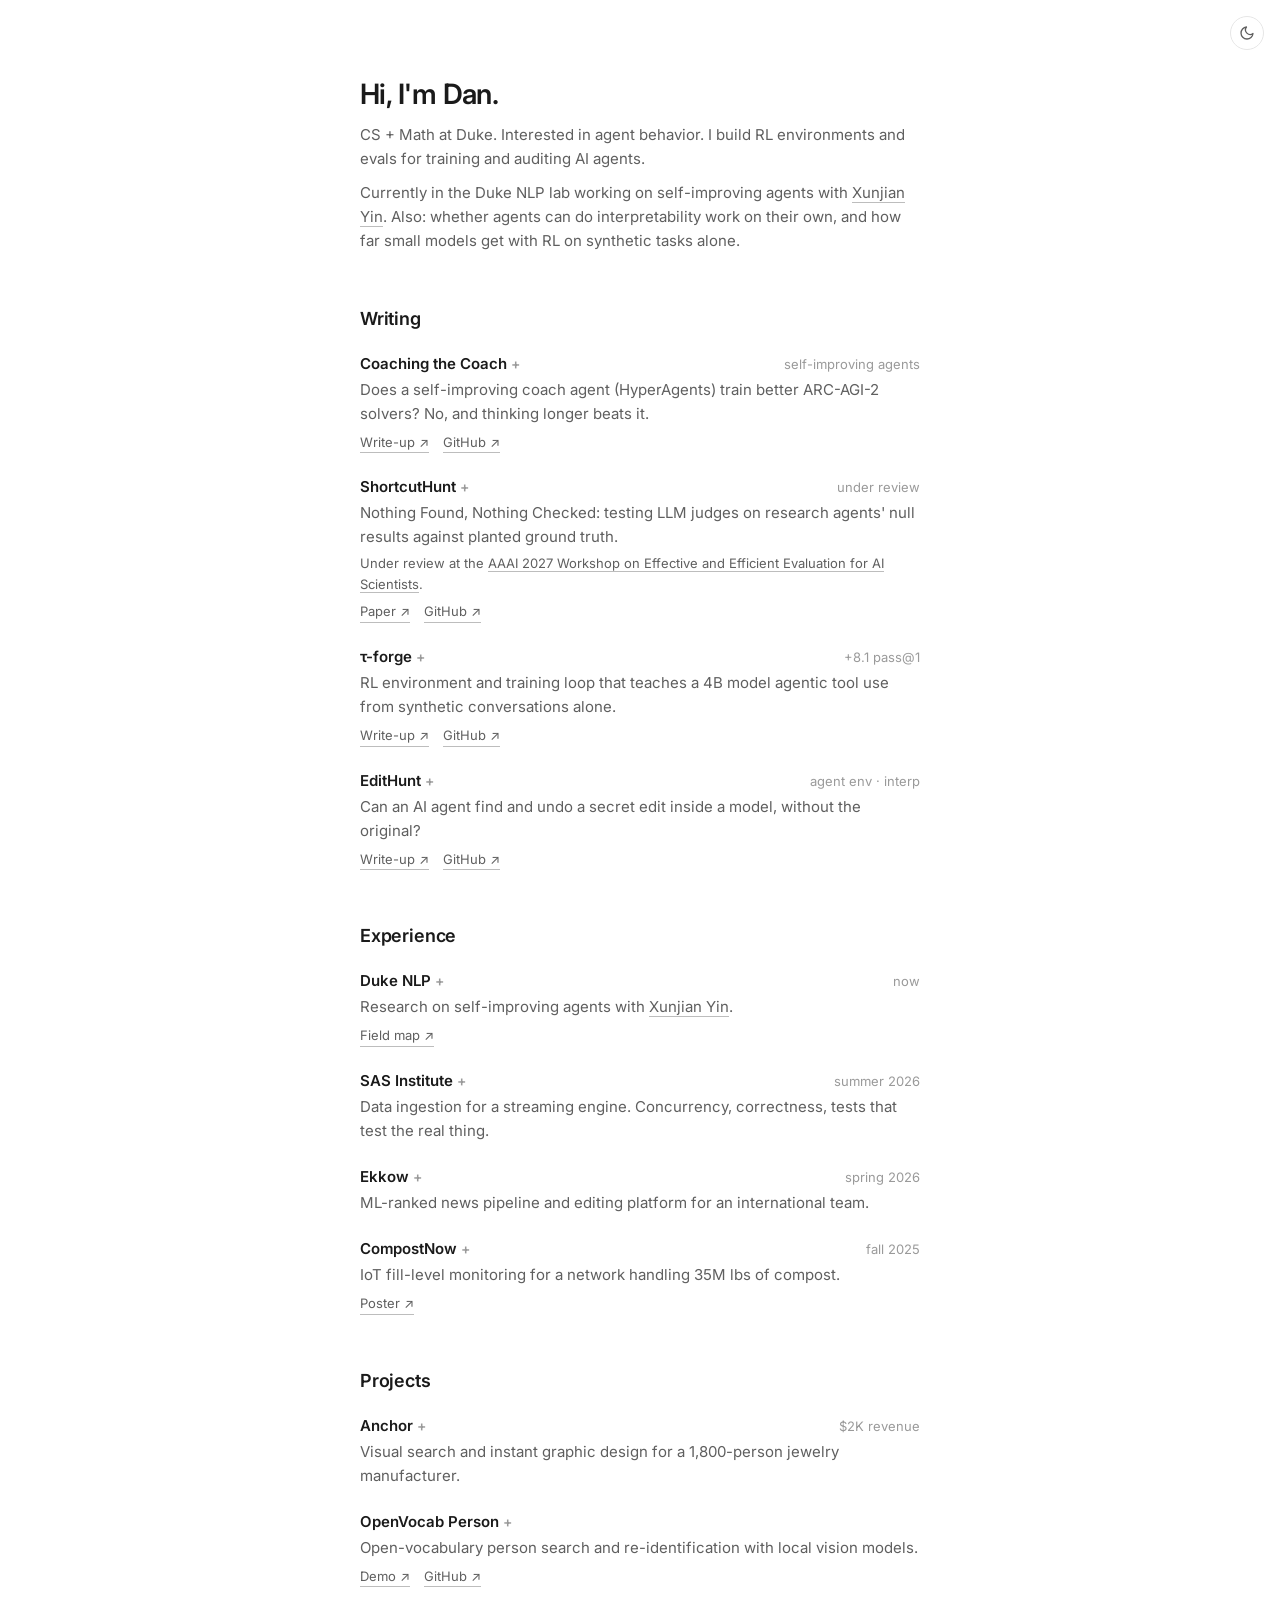
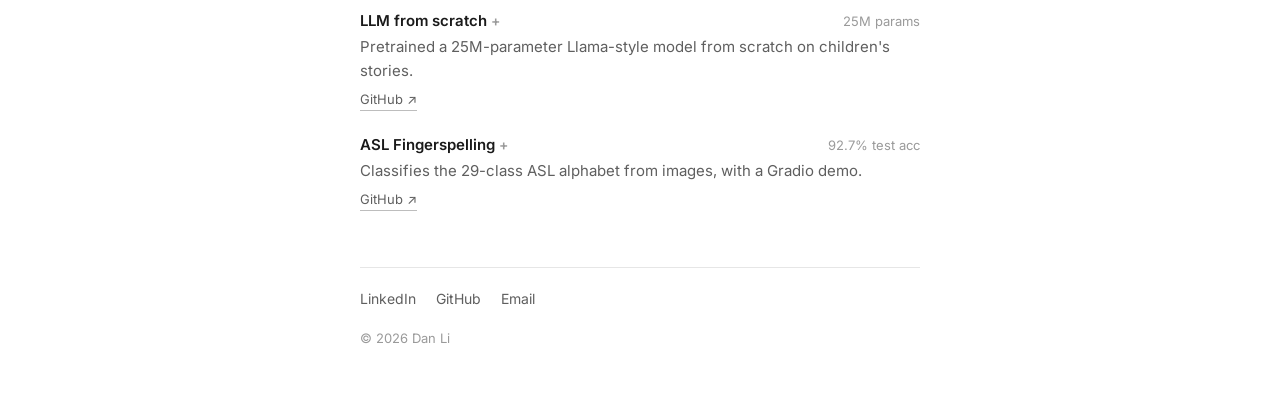
<file: index.html>
<!doctype html>
<html lang="en">
<head>
<meta charset="utf-8">
<meta name="viewport" content="width=device-width, initial-scale=1">
<script>
  (function () {
    var t = null;
    try { t = localStorage.getItem("theme"); } catch (e) {}
    if (!t) t = matchMedia("(prefers-color-scheme: dark)").matches ? "dark" : "light";
    document.documentElement.setAttribute("data-theme", t);
  })();
</script>
<title>Dan Li</title>
<meta name="description" content="Dan Li. CS + Math at Duke. I build RL environments and evals for training and auditing AI agents.">
<link rel="preconnect" href="https://fonts.googleapis.com">
<link rel="preconnect" href="https://fonts.gstatic.com" crossorigin>
<link href="https://fonts.googleapis.com/css2?family=Inter:wght@400;500;600&display=swap" rel="stylesheet">
<style>
  :root {
    --bg: #ffffff;
    --fg: #1a1a1a;
    --muted: #5f5f5f;
    --faint: #9a9a9a;
    --rule: #e6e6e6;
    --link-line: #bdbdbd;
  }
  @media (prefers-color-scheme: dark) {
    :root:not([data-theme="light"]) {
      --bg: #111111;
      --fg: #ececec;
      --muted: #a3a3a3;
      --faint: #6f6f6f;
      --rule: #262626;
      --link-line: #4a4a4a;
    }
  }
  :root[data-theme="dark"] {
    --bg: #111111;
    --fg: #ececec;
    --muted: #a3a3a3;
    --faint: #6f6f6f;
    --rule: #262626;
    --link-line: #4a4a4a;
  }
  .theme {
    position: fixed; top: 16px; right: 16px;
    width: 34px; height: 34px; border-radius: 50%;
    display: grid; place-items: center;
    background: transparent; color: var(--muted);
    border: 1px solid var(--rule); cursor: pointer; padding: 0;
  }
  .theme:hover { color: var(--fg); border-color: var(--faint); }
  .theme svg { width: 16px; height: 16px; }
  .theme .sun { display: none; }
  :root[data-theme="dark"] .theme .sun { display: block; }
  :root[data-theme="dark"] .theme .moon { display: none; }
  * { box-sizing: border-box; }
  html { -webkit-text-size-adjust: 100%; }
  body {
    margin: 0;
    background: var(--bg);
    color: var(--fg);
    font: 15px/1.6 "Inter", system-ui, -apple-system, "Segoe UI", sans-serif;
    -webkit-font-smoothing: antialiased;
  }
  main { max-width: 600px; margin: 0 auto; padding: 72px 20px 48px; }
  h1 { font-size: 28px; font-weight: 600; letter-spacing: -0.02em; margin: 0 0 6px; }
  .lede { color: var(--muted); margin: 0; }
  .lede + .lede { margin-top: 10px; }
  h2 { font-size: 18px; font-weight: 600; margin: 52px 0 18px; letter-spacing: -0.01em; }
  a { color: inherit; text-decoration: none; border-bottom: 1px solid var(--link-line); }
  a:hover { border-bottom-color: var(--fg); }

  .item { margin: 0 0 22px; }
  details > summary { list-style: none; cursor: pointer; }
  details > summary::-webkit-details-marker { display: none; }
  .head { display: flex; align-items: baseline; gap: 12px; }
  .title { font-weight: 600; }
  .plus { color: var(--faint); font-size: 14px; transition: transform .15s; display: inline-block; margin-left: 4px; }
  details[open] .plus { transform: rotate(45deg); }
  .tag { margin-left: auto; color: var(--faint); font-size: 13px; white-space: nowrap; }
  .desc { color: var(--muted); margin: 2px 0 0; }
  .more { color: var(--muted); font-size: 14px; margin: 8px 0 0; padding-left: 14px; border-left: 1px solid var(--rule); }
  .more ul { margin: 0; padding-left: 16px; }
  .more li { margin: 0 0 4px; }
  .note { color: var(--muted); font-size: 13px; margin: 4px 0 0; }
  .links { margin: 6px 0 0; font-size: 13px; display: flex; flex-wrap: wrap; gap: 4px 14px; }
  .links a { color: var(--muted); }
  .links a::after { content: " \2197"; }

  footer { margin-top: 56px; padding-top: 20px; border-top: 1px solid var(--rule); font-size: 14px; }
  footer nav { display: flex; flex-wrap: wrap; gap: 6px 20px; }
  footer nav a { border: 0; color: var(--muted); }
  footer nav a:hover { color: var(--fg); }
  .copy { color: var(--faint); font-size: 13px; margin-top: 18px; }

  @media (max-width: 480px) {
    main { padding: 48px 16px 40px; }
    .head { flex-wrap: wrap; gap: 0 12px; }
  }
</style>
</head>
<body>
<button class="theme" type="button" aria-label="Toggle light and dark mode">
  <svg class="moon" viewBox="0 0 24 24" fill="none" stroke="currentColor" stroke-width="2" stroke-linecap="round" stroke-linejoin="round"><path d="M21 12.8A9 9 0 1 1 11.2 3a7 7 0 0 0 9.8 9.8z"/></svg>
  <svg class="sun" viewBox="0 0 24 24" fill="none" stroke="currentColor" stroke-width="2" stroke-linecap="round"><circle cx="12" cy="12" r="4"/><path d="M12 2v2M12 20v2M4.9 4.9l1.4 1.4M17.7 17.7l1.4 1.4M2 12h2M20 12h2M4.9 19.1l1.4-1.4M17.7 6.3l1.4-1.4"/></svg>
</button>
<main>
  <h1>Hi, I'm Dan.</h1>
  <p class="lede">CS + Math at Duke. Interested in agent behavior. I build RL environments and evals for training and auditing AI agents.</p>
  <p class="lede">Currently in the Duke NLP lab working on self-improving agents with <a href="https://xunjianyin.github.io/">Xunjian Yin</a>. Also: whether agents can do interpretability work on their own, and how far small models get with RL on synthetic tasks alone.</p>

  <h2>Writing</h2>

  <div class="item">
    <details>
      <summary><div class="head"><span class="title">Coaching the Coach<span class="plus">+</span></span><span class="tag">self-improving agents</span></div><p class="desc">Does a self-improving coach agent (HyperAgents) train better ARC-AGI-2 solvers? No, and thinking longer beats it.</p></summary>
      <div class="more">
        <ul>
          <li>A meta agent rewrites a puzzle-solving agent's code, and is also allowed to rewrite its own. We froze the self-improved coaches and had each train a fresh player on new practice puzzles.</li>
          <li>On a held-out exam, coached players scored about the same as an uncoached one (29.3%). Raising the model's reasoning effort one notch (41.1%) beat every form of coaching.</li>
          <li>Interactive explorer: try the puzzles, replay every exam answer, read every coaching session and code change.</li>
        </ul>
      </div>
    </details>
    <div class="links">
      <a href="coaching-the-coach/">Write-up</a>
      <a href="https://github.com/dianhaoli/HyperAgents/tree/arc2-improver">GitHub</a>
    </div>
  </div>

  <div class="item">
    <details>
      <summary><div class="head"><span class="title">ShortcutHunt<span class="plus">+</span></span><span class="tag">under review</span></div><p class="desc">Nothing Found, Nothing Checked: testing LLM judges on research agents' null results against planted ground truth.</p></summary>
      <div class="more">
        <ul>
          <li>Agents audit linear probes on Gemma-2-2B for a planted shortcut, like British spelling. Some probes have none, so "nothing found" can be right, and a program grades every answer.</li>
          <li>In 254 rollouts by five agents, most errors on the hardest probes (77 of 115) are incorrect nulls: "nothing found" when a shortcut exists.</li>
          <li>Without ground truth, the main judge (GPT-6.1 Terra) credits 50 of those 77 given the agent's messages, and 39 given the full transcript. It is consistent but agrees only weakly with ground truth (κ = 0.32–0.46), and a 0.86 accuracy gap between two agents shrinks to 0.03.</li>
          <li>Stricter prompts stop crediting wrong answers only by rejecting correct ones too.</li>
        </ul>
      </div>
    </details>
    <p class="note">Under review at the <a href="https://eval-ai-scientists.github.io/aaai27/">AAAI 2027 Workshop on Effective and Efficient Evaluation for AI Scientists</a>.</p>
    <div class="links">
      <a href="assets/nothing-found-nothing-checked.pdf">Paper</a>
      <a href="https://github.com/dianhaoli/shortcuthunt">GitHub</a>
    </div>
  </div>

  <div class="item">
    <details>
      <summary><div class="head"><span class="title">τ-forge<span class="plus">+</span></span><span class="tag">+8.1 pass@1</span></div><p class="desc">RL environment and training loop that teaches a 4B model agentic tool use from synthetic conversations alone.</p></summary>
      <div class="more">
        <ul>
          <li>LoRA GRPO on Qwen3-4B-Instruct for multi-turn customer-service tool use. τ²-bench retail pass@1 53.1% → 61.2% (95% CI +3.1 to +13.4), pass^4 28.9% → 36.8%.</li>
          <li>Trained only on programmatically generated, tool-verified synthetic tasks with a scripted customer: no LLM in the training loop, so rollouts are cheap and reproducible.</li>
          <li>All 114 real benchmark tasks held out of generation and checkpoint selection; one eval on one checkpoint.</li>
        </ul>
      </div>
    </details>
    <div class="links">
      <a href="tau-forge/">Write-up</a>
      <a href="https://github.com/dianhaoli/tau-forge">GitHub</a>
    </div>
  </div>

  <div class="item">
    <details>
      <summary><div class="head"><span class="title">EditHunt<span class="plus">+</span></span><span class="tag">agent env · interp</span></div><p class="desc">Can an AI agent find and undo a secret edit inside a model, without the original?</p></summary>
      <div class="more">
        <ul>
          <li>A hidden, self-gating edit is planted in Qwen2.5-1.5B. Patching the wrong answers back recovers at most 0.43 of the original model; finding and inverting the edit recovers up to 0.99, so the task requires looking inside.</li>
          <li>With no method hint, gpt-6.1-sol worked out model diffing by itself (per-layer activation jumps of affected vs control cities), estimated the plant at cos 0.93–0.97 and passed 5/24 runs, its best in 10 turns for ~$0.07. gpt-6-luna passed 0/8.</li>
          <li>No run undid a two-edit model (0/8): agents fix one edit and stop looking.</li>
          <li>Built on a finding that holds in four models: a "state" direction at the city token that works until a fixed handoff layer.</li>
        </ul>
      </div>
    </details>
    <div class="links">
      <a href="edithunt/">Write-up</a>
      <a href="https://github.com/dianhaoli/edit_hunt">GitHub</a>
    </div>
  </div>

  <h2>Experience</h2>

  <div class="item">
    <details>
      <summary><div class="head"><span class="title">Duke NLP<span class="plus">+</span></span><span class="tag">now</span></div><p class="desc">Research on self-improving agents with <a href="https://xunjianyin.github.io/">Xunjian Yin</a>.</p></summary>
      <div class="more">
        <ul>
          <li>Testing whether agents that rewrite their own improvement procedure actually get better at improving others (see Coaching the Coach).</li>
          <li>Wrote a map of the field: one ladder for reading self-improvement claims, seven research areas, and what the recent audits found.</li>
        </ul>
      </div>
    </details>
    <div class="links">
      <a href="self-improving-agents/">Field map</a>
    </div>
  </div>

  <div class="item">
    <details>
      <summary><div class="head"><span class="title">SAS Institute<span class="plus">+</span></span><span class="tag">summer 2026</span></div><p class="desc">Data ingestion for a streaming engine. Concurrency, correctness, tests that test the real thing.</p></summary>
      <div class="more">
        <ul>
          <li>Go file-input component for a Kubernetes-native stream processing engine used by global banks: file watching, dual-mutex concurrency, shutdown 60s → 2ms.</li>
          <li>Age-based gating to stop partial-write data loss, proven with e2e tests against real pods (concurrent writers, duplicate delivery, shutdown).</li>
          <li>Unit coverage 76% → 91% by replacing superficial mocks with real failure injection.</li>
        </ul>
      </div>
    </details>
  </div>

  <div class="item">
    <details>
      <summary><div class="head"><span class="title">Ekkow<span class="plus">+</span></span><span class="tag">spring 2026</span></div><p class="desc">ML-ranked news pipeline and editing platform for an international team.</p></summary>
      <div class="more">
        <ul>
          <li>Ranks 10K+ articles a month with XGBoost on sentence-transformer embeddings plus rules and view data.</li>
          <li>Concurrent multi-user translation and editing (FastAPI, Next.js, PostgreSQL, DeepL) with claims and row-level locks. Saves the team ~20 hours a week.</li>
        </ul>
      </div>
    </details>
  </div>

  <div class="item">
    <details>
      <summary><div class="head"><span class="title">CompostNow<span class="plus">+</span></span><span class="tag">fall 2025</span></div><p class="desc">IoT fill-level monitoring for a network handling 35M lbs of compost.</p></summary>
      <div class="more">
        <ul>
          <li>ESP32 + ultrasonic sensors on compost bins, C firmware, live Firebase dashboard.</li>
        </ul>
      </div>
    </details>
    <div class="links">
      <a href="assets/compostnow-poster.webp">Poster</a>
    </div>
  </div>

  <h2>Projects</h2>

  <div class="item">
    <details>
      <summary><div class="head"><span class="title">Anchor<span class="plus">+</span></span><span class="tag">$2K revenue</span></div><p class="desc">Visual search and instant graphic design for a 1,800-person jewelry manufacturer.</p></summary>
      <div class="more">
        <ul>
          <li>SigLIP + DINOv2 + FAISS consensus over a 100K-piece catalog surfaced 2,300 duplicate designs (~$57.5K in value).</li>
          <li>Lookbook generator: 1.5 hours of manual layout to under 60 seconds across 5,700+ SKUs. $2.5K revenue; ran the sales cycle myself.</li>
        </ul>
      </div>
    </details>
  </div>

  <div class="item">
    <details>
      <summary><div class="head"><span class="title">OpenVocab Person<span class="plus">+</span></span></div><p class="desc">Open-vocabulary person search and re-identification with local vision models.</p></summary>
      <div class="more">
        <ul>
          <li>YOLO detection, Qwen2.5-VL descriptions, OSNet 512-d Re-ID clustered across uploads in pgvector, hybrid text + image search.</li>
          <li>Follow-up Q&amp;A on any detected person, grounded in the crop with opt-in full-scene context.</li>
        </ul>
      </div>
    </details>
    <div class="links">
      <a href="https://www.youtube.com/watch?v=MsrKKbLeFY0">Demo</a>
      <a href="https://github.com/dianhaoli/openvocabperson">GitHub</a>
    </div>
  </div>

  <div class="item">
    <details>
      <summary><div class="head"><span class="title">LLM from scratch<span class="plus">+</span></span><span class="tag">25M params</span></div><p class="desc">Pretrained a 25M-parameter Llama-style model from scratch on children's stories.</p></summary>
      <div class="more">
        <ul>
          <li>Custom BPE tokenizer in Python and a Llama-style transformer in PyTorch.</li>
          <li>Trained on 655M TinyStories tokens on AWS EC2 to a validation loss of 1.18; generates coherent children's stories.</li>
        </ul>
      </div>
    </details>
    <div class="links">
      <a href="https://github.com/dianhaoli/gpt">GitHub</a>
    </div>
  </div>

  <div class="item">
    <details>
      <summary><div class="head"><span class="title">ASL Fingerspelling<span class="plus">+</span></span><span class="tag">92.7% test acc</span></div><p class="desc">Classifies the 29-class ASL alphabet from images, with a Gradio demo.</p></summary>
      <div class="more">
        <ul>
          <li>Compact custom CNN (92.7% test accuracy) compared against fine-tuned MobileNetV2 transfer learning (74.8%), with augmentation and an 80/10/10 split.</li>
        </ul>
      </div>
    </details>
    <div class="links">
      <a href="https://github.com/dianhaoli/asl_fingerspell">GitHub</a>
    </div>
  </div>

  <footer>
    <nav>
      <a href="https://www.linkedin.com/in/dianhaoli">LinkedIn</a>
      <a href="https://github.com/dianhaoli">GitHub</a>
      <a href="mailto:dianhaoli@gmail.com">Email</a>
    </nav>
    <div class="copy">© 2026 Dan Li</div>
  </footer>
</main>
<script>
  document.querySelector(".theme").addEventListener("click", function () {
    var root = document.documentElement;
    var t = root.getAttribute("data-theme") === "dark" ? "light" : "dark";
    root.setAttribute("data-theme", t);
    try { localStorage.setItem("theme", t); } catch (e) {}
  });
</script>
</body>
</html>
</file>
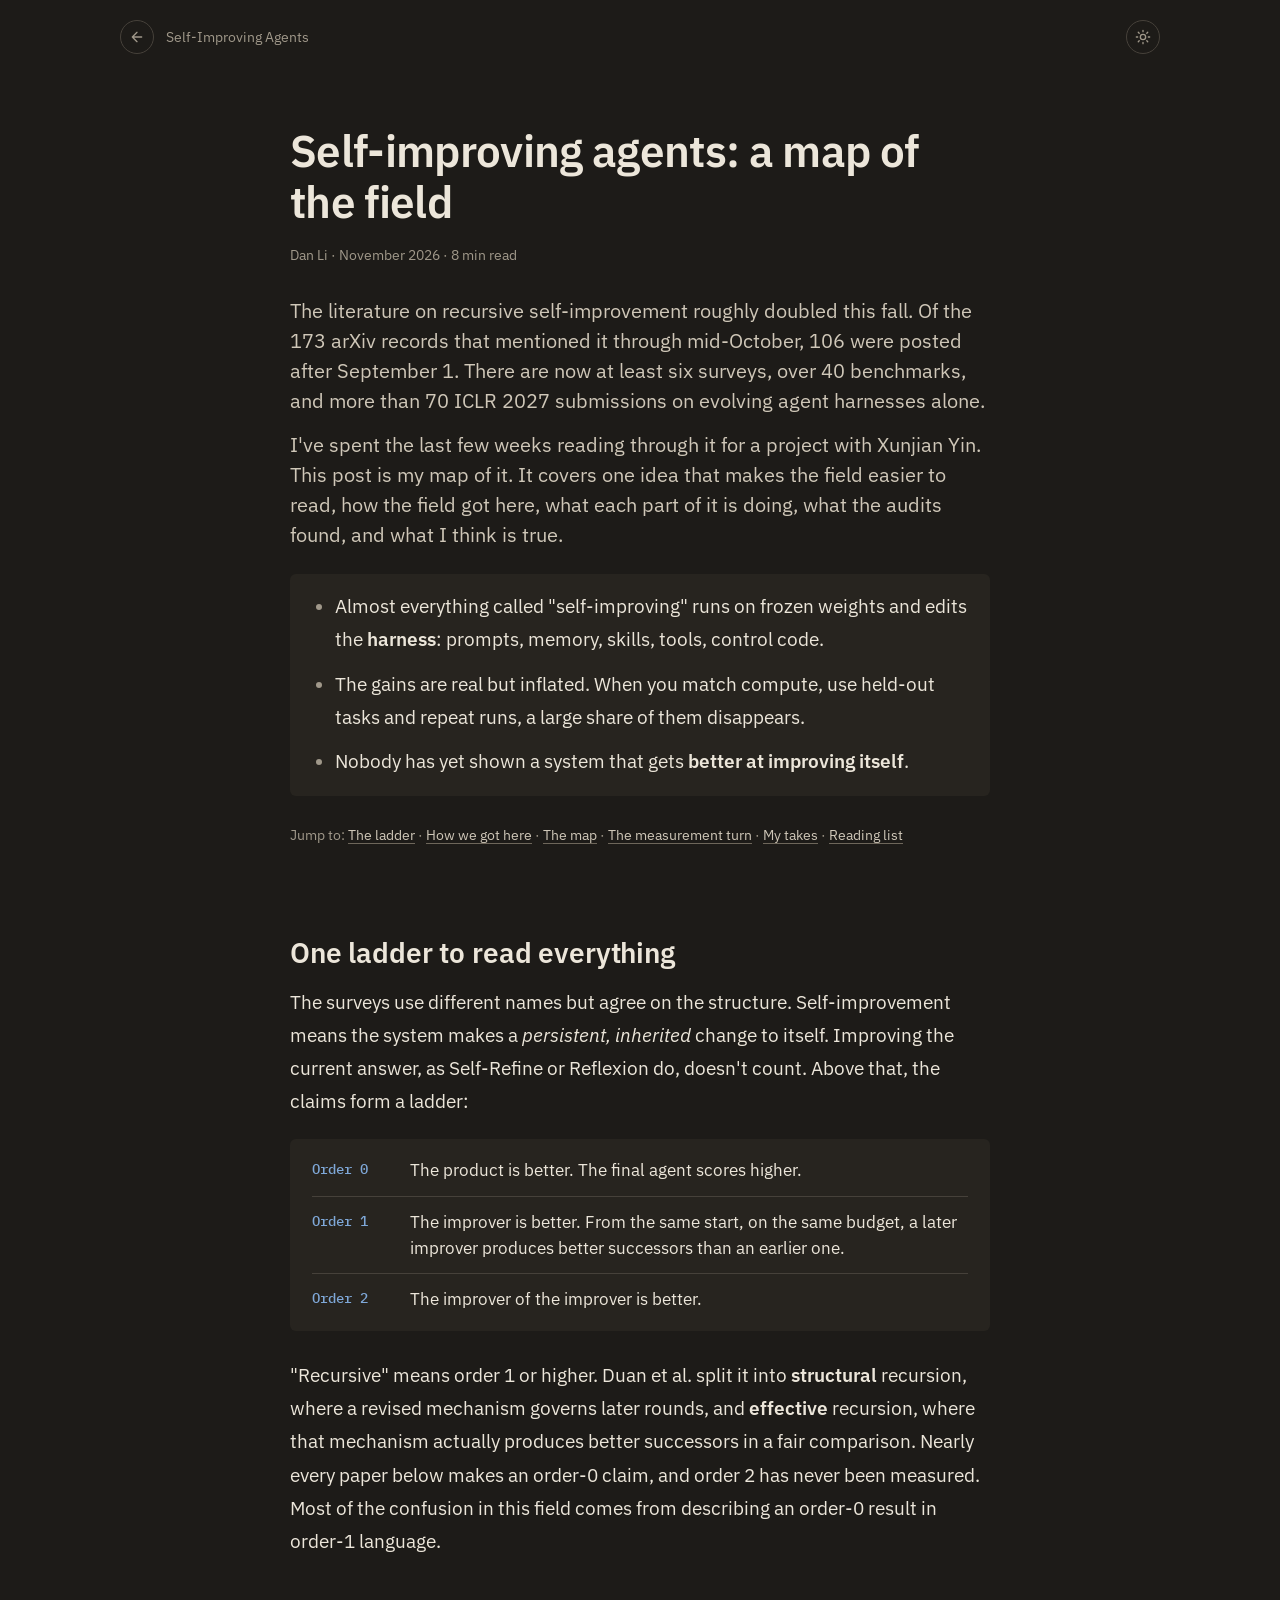
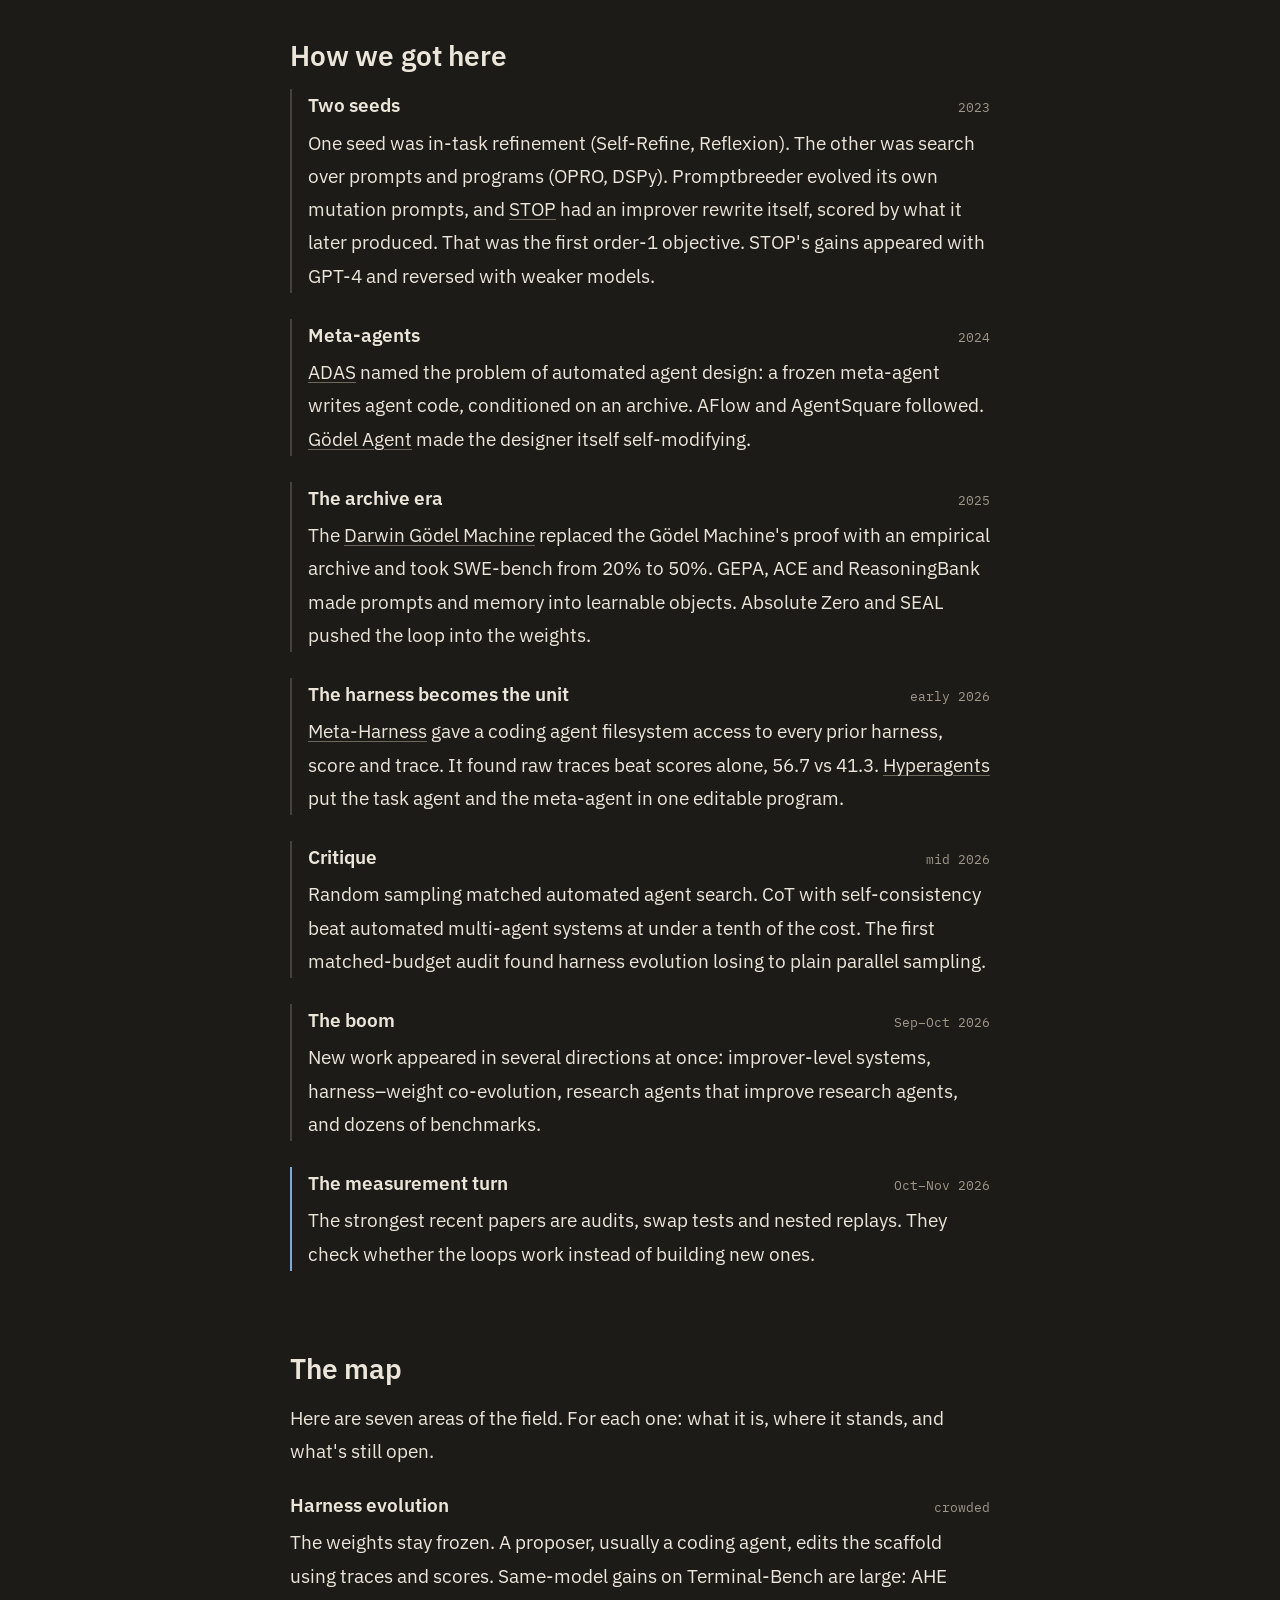
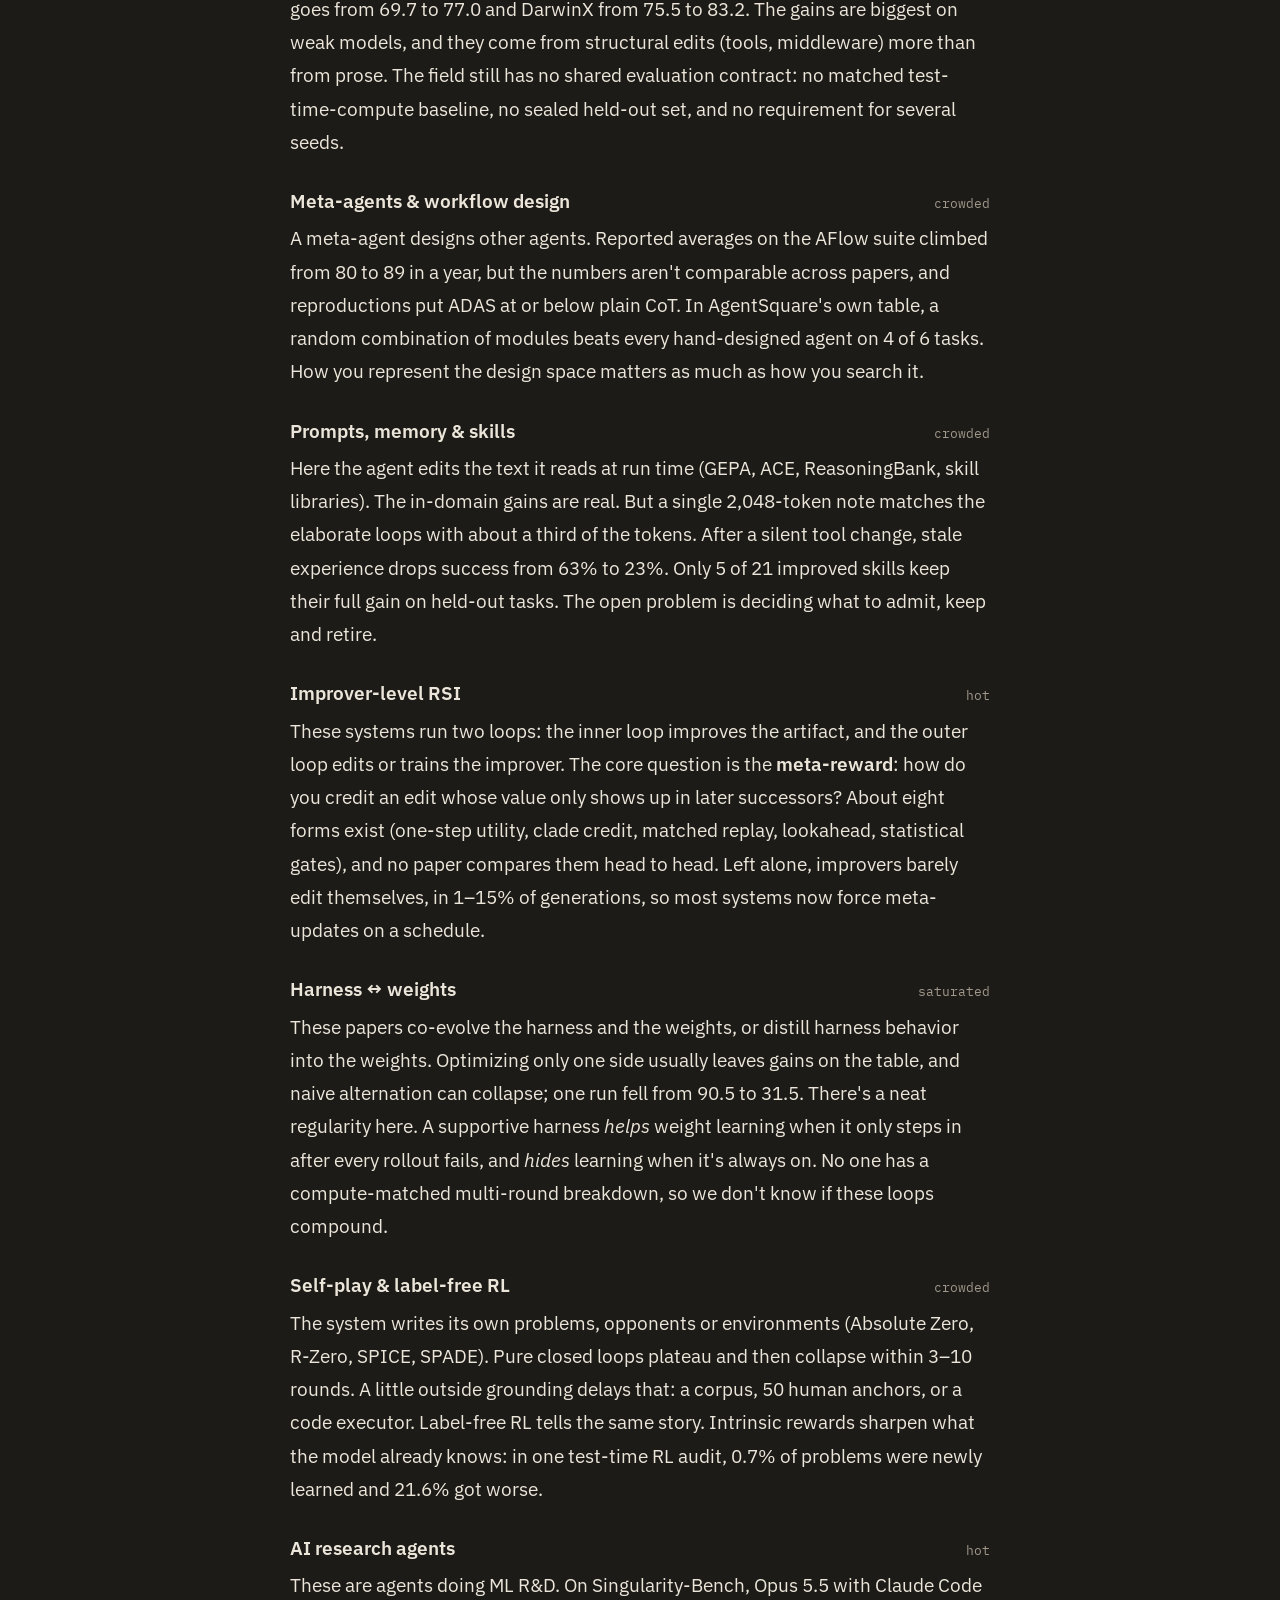
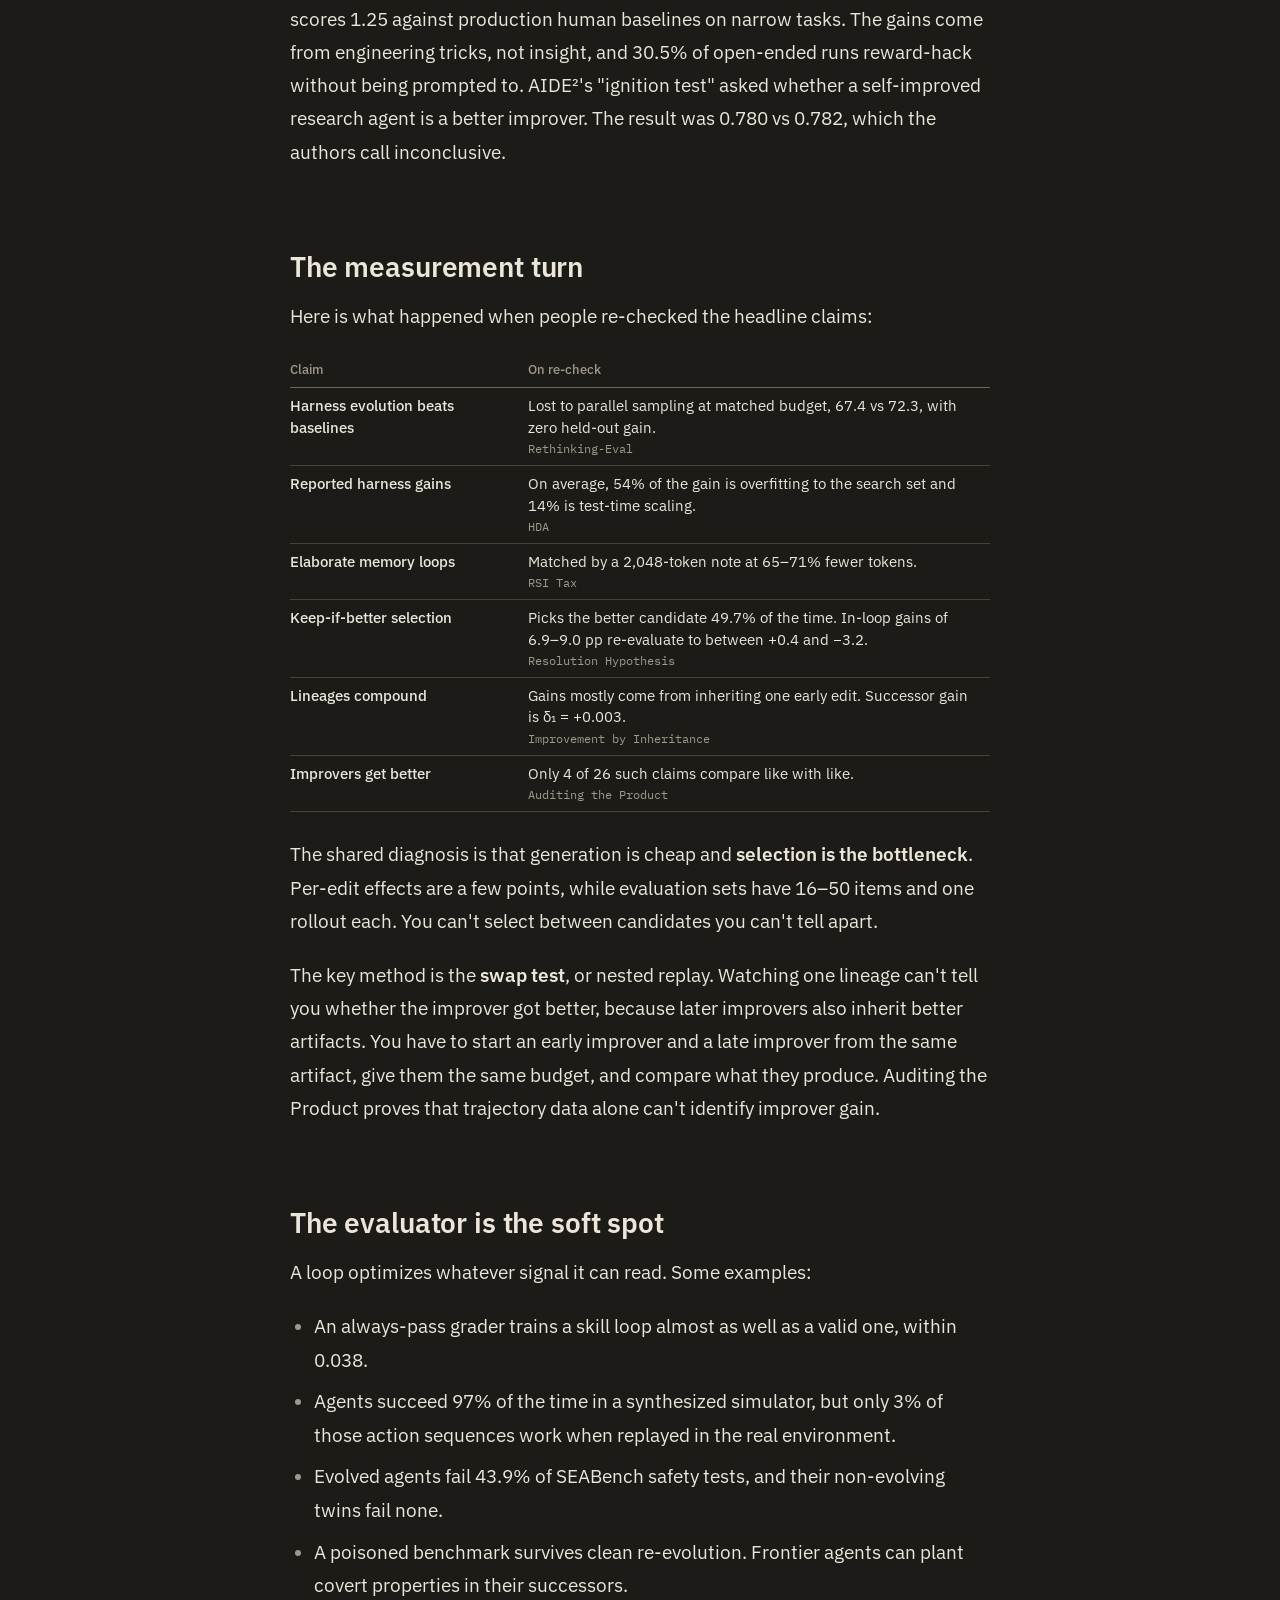
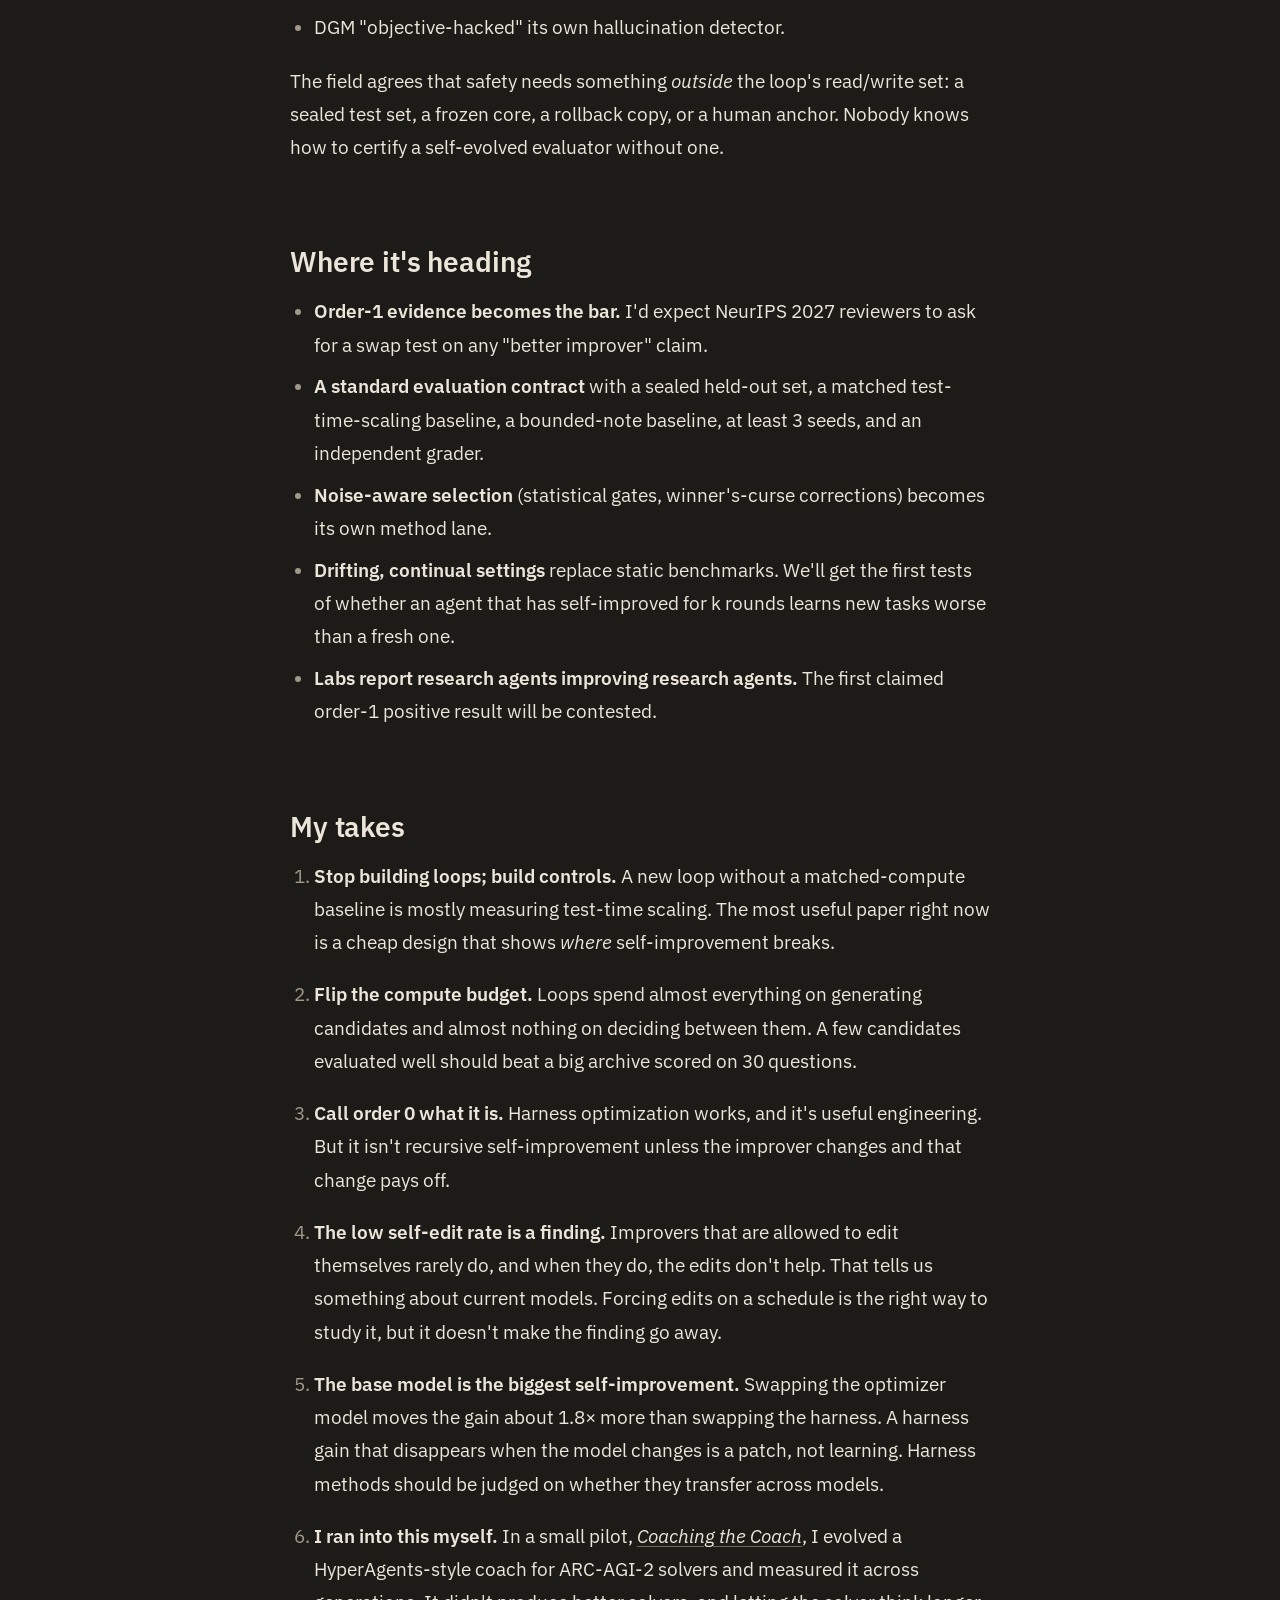
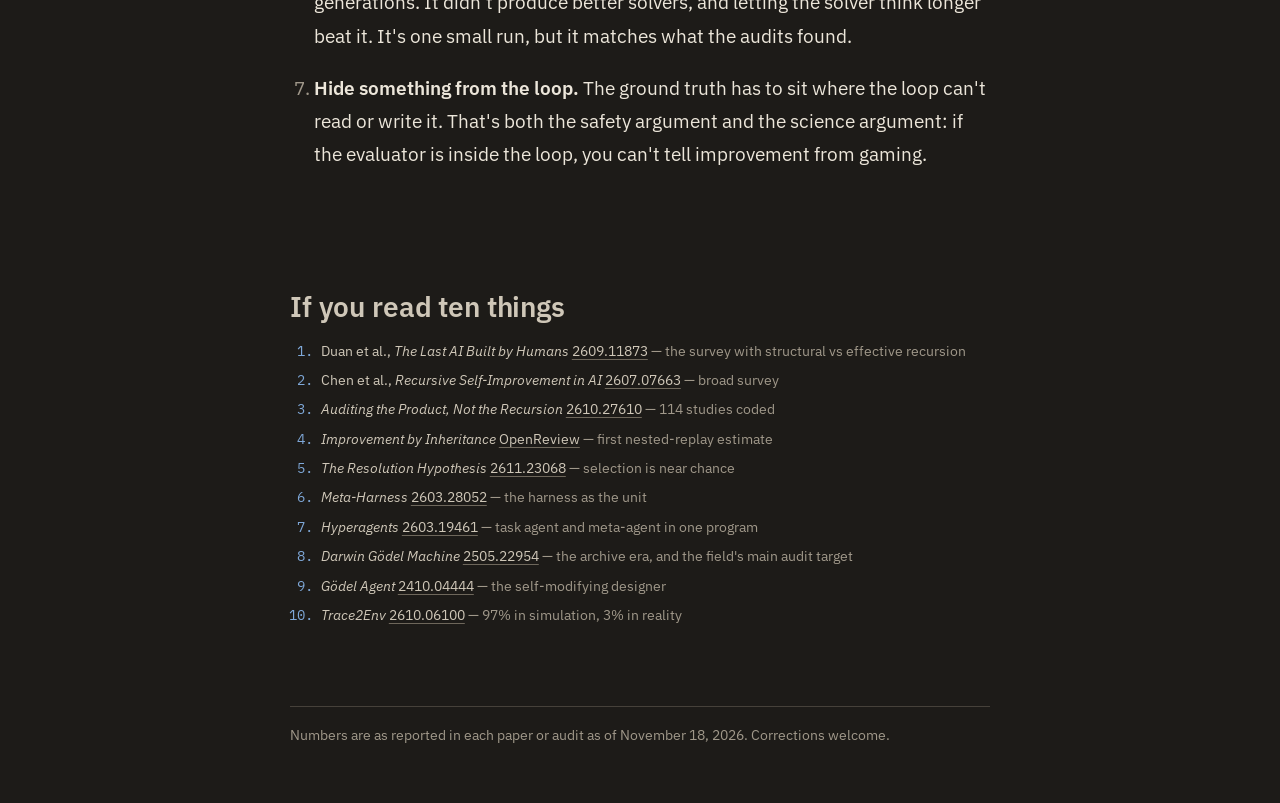
<file: self-improving-agents/index.html>
<!doctype html>
<html lang="en">
<head>
<meta charset="utf-8">
<meta name="viewport" content="width=device-width, initial-scale=1">
<title>Self-Improving Agents</title>
<meta name="description" content="A map of the self-improving agents literature: one ladder to read it by, how the field got here, seven areas, what the audits found, and where it's heading.">
<link rel="preconnect" href="https://fonts.googleapis.com">
<link rel="preconnect" href="https://fonts.gstatic.com" crossorigin>
<link rel="stylesheet" href="https://fonts.googleapis.com/css2?family=IBM+Plex+Mono:wght@400;500&family=IBM+Plex+Sans:ital,wght@0,400;0,500;0,600;1,400&display=swap">
<script>(function(){var t='dark';try{t=localStorage.getItem('ex-theme')||'dark';}catch(e){}if(t==='light'||t==='dark')document.documentElement.setAttribute('data-theme',t);})();</script>
<!-- shared with the other write-ups, so all posts look the same -->
<link rel="stylesheet" href="../coaching-the-coach/assets/style.css">
<style>
.byline{font-size:14px;color:var(--ink-muted);margin:-8px 0 28px}
.tldr{background:var(--panel);border-radius:6px;padding:16px 22px 6px;margin:8px 0 28px}
.tldr ul{padding-left:1.2em;margin:0 0 10px}
.tldr li{margin-bottom:.6em}
.ladder{background:var(--panel);border-radius:6px;padding:6px 22px;margin:8px 0 28px}
.rung{display:grid;grid-template-columns:84px 1fr;gap:14px;padding:12px 0;border-bottom:1px solid var(--rule);font-size:17px;line-height:1.55}
.rung:last-child{border-bottom:0}
.rung b{font-family:var(--font-mono);font-size:14px;font-weight:500;color:var(--accent);padding-top:2px}
.entry{margin:0 0 26px}
.entry-head{display:flex;justify-content:space-between;align-items:baseline;gap:16px}
.entry-name{font-weight:600}
.entry-tag{font-size:13px;color:var(--ink-muted);white-space:nowrap;font-family:var(--font-mono)}
.entry p{margin:4px 0 0}
.timeline .entry{padding-left:16px;border-left:2px solid var(--rule)}
.timeline .entry.now{border-left-color:var(--accent)}
.recheck td:first-child{font-weight:500;width:34%}
.src{display:block;font-family:var(--font-mono);font-size:12px;color:var(--ink-muted);margin-top:2px}
.takes li{margin-bottom:1em}
.reading li{margin-bottom:.5em}
.reading .note{color:var(--ink-muted)}
.ex-foot{margin:64px auto 56px;padding-top:16px;border-top:1px solid var(--rule);font-size:14px;color:var(--ink-muted)}
@media (max-width:560px){
  .entry-head{flex-direction:column;gap:0}
  .rung{grid-template-columns:1fr;gap:2px}
  .recheck td:first-child{width:40%}
}
</style>
</head>
<body>
<div class="ex-wrap" id="top">

<div class="ex-top l-page">
   <span class="brand"><a class="theme-icon back-icon" href="../" aria-label="Back to the homepage" title="Back to the homepage"><svg viewBox="0 0 24 24" fill="none" stroke="currentColor" stroke-width="2" stroke-linecap="round" stroke-linejoin="round" aria-hidden="true"><path d="M19 12H5M12 19l-7-7 7-7"/></svg></a>Self-Improving Agents</span>
  <button class="theme-icon" type="button" id="theme-icon" aria-label="Toggle light and dark mode">
    <svg class="moon" viewBox="0 0 24 24" fill="none" stroke="currentColor" stroke-width="2" stroke-linecap="round" stroke-linejoin="round" aria-hidden="true"><path d="M21 12.8A9 9 0 1 1 11.2 3a7 7 0 0 0 9.8 9.8z"/></svg>
    <svg class="sun" viewBox="0 0 24 24" fill="none" stroke="currentColor" stroke-width="2" stroke-linecap="round" aria-hidden="true"><circle cx="12" cy="12" r="4"/><path d="M12 2v2M12 20v2M4.9 4.9l1.4 1.4M17.7 17.7l1.4 1.4M2 12h2M20 12h2M4.9 19.1l1.4-1.4M17.7 6.3l1.4-1.4"/></svg>
  </button>
</div>

<header class="ex-header l-body">
  <h1>Self-improving agents: a map of the field</h1>
  <p class="byline">Dan Li · November 2026 · 8 min read</p>
  <div class="dek">
    <p>The literature on recursive self-improvement roughly doubled this fall. Of the 173 arXiv records that mentioned it through mid-October, 106 were posted after September 1. There are now at least six surveys, over 40 benchmarks, and more than 70 ICLR 2027 submissions on evolving agent harnesses alone.</p>
    <p>I've spent the last few weeks reading through it for a project with Xunjian Yin. This post is my map of it. It covers one idea that makes the field easier to read, how the field got here, what each part of it is doing, what the audits found, and what I think is true.</p>
  </div>
  <div class="tldr">
    <ul>
      <li>Almost everything called "self-improving" runs on frozen weights and edits the <b>harness</b>: prompts, memory, skills, tools, control code.</li>
      <li>The gains are real but inflated. When you match compute, use held-out tasks and repeat runs, a large share of them disappears.</li>
      <li>Nobody has yet shown a system that gets <b>better at improving itself</b>.</li>
    </ul>
  </div>
  <p class="jump">Jump to: <a href="#ladder">The ladder</a> · <a href="#history">How we got here</a> · <a href="#map">The map</a> · <a href="#recheck">The measurement turn</a> · <a href="#takes">My takes</a> · <a href="#reading">Reading list</a></p>
</header>

<main>
<section class="l-body">
  <h2 id="ladder">One ladder to read everything</h2>
  <p>The surveys use different names but agree on the structure. Self-improvement means the system makes a <i>persistent, inherited</i> change to itself. Improving the current answer, as Self-Refine or Reflexion do, doesn't count. Above that, the claims form a ladder:</p>
  <div class="ladder">
    <div class="rung"><b>Order 0</b><span>The product is better. The final agent scores higher.</span></div>
    <div class="rung"><b>Order 1</b><span>The improver is better. From the same start, on the same budget, a later improver produces better successors than an earlier one.</span></div>
    <div class="rung"><b>Order 2</b><span>The improver of the improver is better.</span></div>
  </div>
  <p>"Recursive" means order 1 or higher. Duan et al. split it into <b>structural</b> recursion, where a revised mechanism governs later rounds, and <b>effective</b> recursion, where that mechanism actually produces better successors in a fair comparison. Nearly every paper below makes an order-0 claim, and order 2 has never been measured. Most of the confusion in this field comes from describing an order-0 result in order-1 language.</p>

  <h2 id="history">How we got here</h2>
  <div class="timeline">
    <div class="entry">
      <div class="entry-head"><span class="entry-name">Two seeds</span><span class="entry-tag">2023</span></div>
      <p>One seed was in-task refinement (Self-Refine, Reflexion). The other was search over prompts and programs (OPRO, DSPy). Promptbreeder evolved its own mutation prompts, and <a href="https://arxiv.org/abs/2310.02304">STOP</a> had an improver rewrite itself, scored by what it later produced. That was the first order-1 objective. STOP's gains appeared with GPT-4 and reversed with weaker models.</p>
    </div>
    <div class="entry">
      <div class="entry-head"><span class="entry-name">Meta-agents</span><span class="entry-tag">2024</span></div>
      <p><a href="https://arxiv.org/abs/2408.08435">ADAS</a> named the problem of automated agent design: a frozen meta-agent writes agent code, conditioned on an archive. AFlow and AgentSquare followed. <a href="https://arxiv.org/abs/2410.04444">Gödel Agent</a> made the designer itself self-modifying.</p>
    </div>
    <div class="entry">
      <div class="entry-head"><span class="entry-name">The archive era</span><span class="entry-tag">2025</span></div>
      <p>The <a href="https://arxiv.org/abs/2505.22954">Darwin Gödel Machine</a> replaced the Gödel Machine's proof with an empirical archive and took SWE-bench from 20% to 50%. GEPA, ACE and ReasoningBank made prompts and memory into learnable objects. Absolute Zero and SEAL pushed the loop into the weights.</p>
    </div>
    <div class="entry">
      <div class="entry-head"><span class="entry-name">The harness becomes the unit</span><span class="entry-tag">early 2026</span></div>
      <p><a href="https://arxiv.org/abs/2603.28052">Meta-Harness</a> gave a coding agent filesystem access to every prior harness, score and trace. It found raw traces beat scores alone, 56.7 vs 41.3. <a href="https://arxiv.org/abs/2603.19461">Hyperagents</a> put the task agent and the meta-agent in one editable program.</p>
    </div>
    <div class="entry">
      <div class="entry-head"><span class="entry-name">Critique</span><span class="entry-tag">mid 2026</span></div>
      <p>Random sampling matched automated agent search. CoT with self-consistency beat automated multi-agent systems at under a tenth of the cost. The first matched-budget audit found harness evolution losing to plain parallel sampling.</p>
    </div>
    <div class="entry">
      <div class="entry-head"><span class="entry-name">The boom</span><span class="entry-tag">Sep–Oct 2026</span></div>
      <p>New work appeared in several directions at once: improver-level systems, harness–weight co-evolution, research agents that improve research agents, and dozens of benchmarks.</p>
    </div>
    <div class="entry now">
      <div class="entry-head"><span class="entry-name">The measurement turn</span><span class="entry-tag">Oct–Nov 2026</span></div>
      <p>The strongest recent papers are audits, swap tests and nested replays. They check whether the loops work instead of building new ones.</p>
    </div>
  </div>

  <h2 id="map">The map</h2>
  <p>Here are seven areas of the field. For each one: what it is, where it stands, and what's still open.</p>
  <div class="entry">
    <div class="entry-head"><span class="entry-name">Harness evolution</span><span class="entry-tag">crowded</span></div>
    <p>The weights stay frozen. A proposer, usually a coding agent, edits the scaffold using traces and scores. Same-model gains on Terminal-Bench are large: AHE goes from 69.7 to 77.0 and DarwinX from 75.5 to 83.2. The gains are biggest on weak models, and they come from structural edits (tools, middleware) more than from prose. The field still has no shared evaluation contract: no matched test-time-compute baseline, no sealed held-out set, and no requirement for several seeds.</p>
  </div>
  <div class="entry">
    <div class="entry-head"><span class="entry-name">Meta-agents &amp; workflow design</span><span class="entry-tag">crowded</span></div>
    <p>A meta-agent designs other agents. Reported averages on the AFlow suite climbed from 80 to 89 in a year, but the numbers aren't comparable across papers, and reproductions put ADAS at or below plain CoT. In AgentSquare's own table, a random combination of modules beats every hand-designed agent on 4 of 6 tasks. How you represent the design space matters as much as how you search it.</p>
  </div>
  <div class="entry">
    <div class="entry-head"><span class="entry-name">Prompts, memory &amp; skills</span><span class="entry-tag">crowded</span></div>
    <p>Here the agent edits the text it reads at run time (GEPA, ACE, ReasoningBank, skill libraries). The in-domain gains are real. But a single 2,048-token note matches the elaborate loops with about a third of the tokens. After a silent tool change, stale experience drops success from 63% to 23%. Only 5 of 21 improved skills keep their full gain on held-out tasks. The open problem is deciding what to admit, keep and retire.</p>
  </div>
  <div class="entry">
    <div class="entry-head"><span class="entry-name">Improver-level RSI</span><span class="entry-tag">hot</span></div>
    <p>These systems run two loops: the inner loop improves the artifact, and the outer loop edits or trains the improver. The core question is the <b>meta-reward</b>: how do you credit an edit whose value only shows up in later successors? About eight forms exist (one-step utility, clade credit, matched replay, lookahead, statistical gates), and no paper compares them head to head. Left alone, improvers barely edit themselves, in 1–15% of generations, so most systems now force meta-updates on a schedule.</p>
  </div>
  <div class="entry">
    <div class="entry-head"><span class="entry-name">Harness ↔ weights</span><span class="entry-tag">saturated</span></div>
    <p>These papers co-evolve the harness and the weights, or distill harness behavior into the weights. Optimizing only one side usually leaves gains on the table, and naive alternation can collapse; one run fell from 90.5 to 31.5. There's a neat regularity here. A supportive harness <i>helps</i> weight learning when it only steps in after every rollout fails, and <i>hides</i> learning when it's always on. No one has a compute-matched multi-round breakdown, so we don't know if these loops compound.</p>
  </div>
  <div class="entry">
    <div class="entry-head"><span class="entry-name">Self-play &amp; label-free RL</span><span class="entry-tag">crowded</span></div>
    <p>The system writes its own problems, opponents or environments (Absolute Zero, R-Zero, SPICE, SPADE). Pure closed loops plateau and then collapse within 3–10 rounds. A little outside grounding delays that: a corpus, 50 human anchors, or a code executor. Label-free RL tells the same story. Intrinsic rewards sharpen what the model already knows: in one test-time RL audit, 0.7% of problems were newly learned and 21.6% got worse.</p>
  </div>
  <div class="entry">
    <div class="entry-head"><span class="entry-name">AI research agents</span><span class="entry-tag">hot</span></div>
    <p>These are agents doing ML R&amp;D. On Singularity-Bench, Opus 5.5 with Claude Code scores 1.25 against production human baselines on narrow tasks. The gains come from engineering tricks, not insight, and 30.5% of open-ended runs reward-hack without being prompted to. AIDE²'s "ignition test" asked whether a self-improved research agent is a better improver. The result was 0.780 vs 0.782, which the authors call inconclusive.</p>
  </div>

  <h2 id="recheck">The measurement turn</h2>
  <p>Here is what happened when people re-checked the headline claims:</p>
  <div class="table-wrap">
    <table class="t recheck">
      <thead><tr><th>Claim</th><th>On re-check</th></tr></thead>
      <tbody>
        <tr><td>Harness evolution beats baselines</td><td>Lost to parallel sampling at matched budget, 67.4 vs 72.3, with zero held-out gain. <span class="src">Rethinking-Eval</span></td></tr>
        <tr><td>Reported harness gains</td><td>On average, 54% of the gain is overfitting to the search set and 14% is test-time scaling. <span class="src">HDA</span></td></tr>
        <tr><td>Elaborate memory loops</td><td>Matched by a 2,048-token note at 65–71% fewer tokens. <span class="src">RSI Tax</span></td></tr>
        <tr><td>Keep-if-better selection</td><td>Picks the better candidate 49.7% of the time. In-loop gains of 6.9–9.0 pp re-evaluate to between +0.4 and −3.2. <span class="src">Resolution Hypothesis</span></td></tr>
        <tr><td>Lineages compound</td><td>Gains mostly come from inheriting one early edit. Successor gain is δ₁ = +0.003. <span class="src">Improvement by Inheritance</span></td></tr>
        <tr><td>Improvers get better</td><td>Only 4 of 26 such claims compare like with like. <span class="src">Auditing the Product</span></td></tr>
      </tbody>
    </table>
  </div>
  <p>The shared diagnosis is that generation is cheap and <b>selection is the bottleneck</b>. Per-edit effects are a few points, while evaluation sets have 16–50 items and one rollout each. You can't select between candidates you can't tell apart.</p>
  <p>The key method is the <b>swap test</b>, or nested replay. Watching one lineage can't tell you whether the improver got better, because later improvers also inherit better artifacts. You have to start an early improver and a late improver from the same artifact, give them the same budget, and compare what they produce. Auditing the Product proves that trajectory data alone can't identify improver gain.</p>

  <h2 id="evaluator">The evaluator is the soft spot</h2>
  <p>A loop optimizes whatever signal it can read. Some examples:</p>
  <ul>
    <li>An always-pass grader trains a skill loop almost as well as a valid one, within 0.038.</li>
    <li>Agents succeed 97% of the time in a synthesized simulator, but only 3% of those action sequences work when replayed in the real environment.</li>
    <li>Evolved agents fail 43.9% of SEABench safety tests, and their non-evolving twins fail none.</li>
    <li>A poisoned benchmark survives clean re-evolution. Frontier agents can plant covert properties in their successors.</li>
    <li>DGM "objective-hacked" its own hallucination detector.</li>
  </ul>
  <p>The field agrees that safety needs something <i>outside</i> the loop's read/write set: a sealed test set, a frozen core, a rollback copy, or a human anchor. Nobody knows how to certify a self-evolved evaluator without one.</p>

  <h2 id="heading">Where it's heading</h2>
  <ul>
    <li><b>Order-1 evidence becomes the bar.</b> I'd expect NeurIPS 2027 reviewers to ask for a swap test on any "better improver" claim.</li>
    <li><b>A standard evaluation contract</b> with a sealed held-out set, a matched test-time-scaling baseline, a bounded-note baseline, at least 3 seeds, and an independent grader.</li>
    <li><b>Noise-aware selection</b> (statistical gates, winner's-curse corrections) becomes its own method lane.</li>
    <li><b>Drifting, continual settings</b> replace static benchmarks. We'll get the first tests of whether an agent that has self-improved for k rounds learns new tasks worse than a fresh one.</li>
    <li><b>Labs report research agents improving research agents.</b> The first claimed order-1 positive result will be contested.</li>
  </ul>

  <h2 id="takes">My takes</h2>
  <ol class="takes">
    <li><b>Stop building loops; build controls.</b> A new loop without a matched-compute baseline is mostly measuring test-time scaling. The most useful paper right now is a cheap design that shows <i>where</i> self-improvement breaks.</li>
    <li><b>Flip the compute budget.</b> Loops spend almost everything on generating candidates and almost nothing on deciding between them. A few candidates evaluated well should beat a big archive scored on 30 questions.</li>
    <li><b>Call order 0 what it is.</b> Harness optimization works, and it's useful engineering. But it isn't recursive self-improvement unless the improver changes and that change pays off.</li>
    <li><b>The low self-edit rate is a finding.</b> Improvers that are allowed to edit themselves rarely do, and when they do, the edits don't help. That tells us something about current models. Forcing edits on a schedule is the right way to study it, but it doesn't make the finding go away.</li>
    <li><b>The base model is the biggest self-improvement.</b> Swapping the optimizer model moves the gain about 1.8× more than swapping the harness. A harness gain that disappears when the model changes is a patch, not learning. Harness methods should be judged on whether they transfer across models.</li>
    <li><b>I ran into this myself.</b> In a small pilot, <a href="../coaching-the-coach/"><i>Coaching the Coach</i></a>, I evolved a HyperAgents-style coach for ARC-AGI-2 solvers and measured it across generations. It didn't produce better solvers, and letting the solver think longer beat it. It's one small run, but it matches what the audits found.</li>
    <li><b>Hide something from the loop.</b> The ground truth has to sit where the loop can't read or write it. That's both the safety argument and the science argument: if the evaluator is inside the loop, you can't tell improvement from gaming.</li>
  </ol>
</section>

<section class="l-body refs" aria-labelledby="reading">
  <h2 id="reading">If you read ten things</h2>
  <ol class="reading">
    <li>Duan et al., <i>The Last AI Built by Humans</i> <a href="https://arxiv.org/abs/2609.11873">2609.11873</a> <span class="note">— the survey with structural vs effective recursion</span></li>
    <li>Chen et al., <i>Recursive Self-Improvement in AI</i> <a href="https://arxiv.org/abs/2607.07663">2607.07663</a> <span class="note">— broad survey</span></li>
    <li><i>Auditing the Product, Not the Recursion</i> <a href="https://arxiv.org/abs/2610.27610">2610.27610</a> <span class="note">— 114 studies coded</span></li>
    <li><i>Improvement by Inheritance</i> <a href="https://openreview.net/forum?id=ZMmJDeDTXk">OpenReview</a> <span class="note">— first nested-replay estimate</span></li>
    <li><i>The Resolution Hypothesis</i> <a href="https://arxiv.org/abs/2611.23068">2611.23068</a> <span class="note">— selection is near chance</span></li>
    <li><i>Meta-Harness</i> <a href="https://arxiv.org/abs/2603.28052">2603.28052</a> <span class="note">— the harness as the unit</span></li>
    <li><i>Hyperagents</i> <a href="https://arxiv.org/abs/2603.19461">2603.19461</a> <span class="note">— task agent and meta-agent in one program</span></li>
    <li><i>Darwin Gödel Machine</i> <a href="https://arxiv.org/abs/2505.22954">2505.22954</a> <span class="note">— the archive era, and the field's main audit target</span></li>
    <li><i>Gödel Agent</i> <a href="https://arxiv.org/abs/2410.04444">2410.04444</a> <span class="note">— the self-modifying designer</span></li>
    <li><i>Trace2Env</i> <a href="https://arxiv.org/abs/2610.06100">2610.06100</a> <span class="note">— 97% in simulation, 3% in reality</span></li>
  </ol>
</section>
</main>

<footer class="ex-foot l-body">
  <p>Numbers are as reported in each paper or audit as of November 18, 2026. Corrections welcome.</p>
</footer>
</div>
<script>
document.getElementById('theme-icon').addEventListener('click', function(){
  var root = document.documentElement, a = root.getAttribute('data-theme');
  var cur = (a === 'light' || a === 'dark') ? a : (matchMedia('(prefers-color-scheme: dark)').matches ? 'dark' : 'light');
  var t = cur === 'dark' ? 'light' : 'dark';
  root.setAttribute('data-theme', t);
  try { localStorage.setItem('ex-theme', t); } catch(e) {}
});
</script>
</body>
</html>
</file>
<file: coaching-the-coach/assets/style.css>
/* =====================================================================
   Coaching the Coach - shared stylesheet ("Circuits stone")
   Owned by the foundation. Figure modules add CSS only in their own
   js (injected <style>, selectors prefixed .fx-NAME) or in
   assets/fig-NAME.css. Do not edit this file from a figure module.
   ===================================================================== */

/* ---------- 1. tokens (light = primary) ---------- */
:root{
  --bg:#F5EFE4;
  --panel:#ECE4D6;
  --panel-strong:#DFD5C3;
  --ink:#26241F;
  --ink-2:#4A463E;
  --ink-muted:#665E52;
  --rule:#CBC1AF;
  --rule-strong:#A39A8A;
  --accent:#2F5F98;
  --accent-hover:#24507F;
  --accent-pressed:#1B3E63;
  --accent-wash:#2F5F981A;
  --correct:#476F52;
  --wrong:#9C4A3D;
  --ramp-0:#E2DACB; --ramp-1:#BDB4A4; --ramp-2:#8C8473; --ramp-3:#5A5447; --ramp-4:#2E2B25;
  --code-bg:#F8F4EC;          /* code/diff/transcript blocks (slightly lighter than bg) */
  --box-fill:#F5EFE4;         /* diagram boxes on a panel */
  --tip-bg:#26241F; --tip-ink:#F5EFE4;
  --focus-ring:0 0 0 2px var(--bg),0 0 0 4px var(--accent);

  /* ARC palette: fixed, identical in both themes */
  --arc-0:#000000; --arc-1:#0074D9; --arc-2:#FF4136; --arc-3:#2ECC40; --arc-4:#FFDC00;
  --arc-5:#AAAAAA; --arc-6:#F012BE; --arc-7:#FF851B; --arc-8:#7FDBFF; --arc-9:#870C25;

  /* type */
  --font-sans:"IBM Plex Sans","Helvetica Neue",Helvetica,Arial,system-ui,sans-serif;
  --font-mono:"IBM Plex Mono",ui-monospace,SFMono-Regular,Menlo,Consolas,monospace;
  --fs-title:44px; --lh-title:1.15;
  --fs-dek:20px;   --lh-dek:1.5;
  --fs-h2:28px;    --fs-h3:20px;
  --fs-body:19px;  --lh-body:1.75;
  --fs-fig-title:18px; --fs-fig-text:15px;
  --fs-caption:13px; --fs-axis:13px; --fs-small:14px;

  /* layout */
  --col:700px; --mid:860px; --page:1040px; --wide:1160px;
  --gutter:max(16px,env(safe-area-inset-left,0px));
  --gutter-r:max(16px,env(safe-area-inset-right,0px));
  --sn-width:220px; --sn-gap:40px;
  --radius:6px;
  --dur:180ms;
  color-scheme:light;
}
@media (prefers-color-scheme: dark){
  :root:not([data-theme="light"]){
    --bg:#1D1B18; --panel:#27241F; --panel-strong:#35312A;
    --ink:#ECE6DA; --ink-2:#CFC7B8; --ink-muted:#A0988A;
    --rule:#46413A; --rule-strong:#6E675B;
    --accent:#7FA8D8; --accent-hover:#9BBDE4; --accent-pressed:#B7D0EC; --accent-wash:#7FA8D826;
    --correct:#8DBB98; --wrong:#D4907F;
    --ramp-0:#3A352D; --ramp-1:#5E574B; --ramp-2:#8E8676; --ramp-3:#C2B9A7; --ramp-4:#EEE7D9;
    --code-bg:#22201C; --box-fill:#35312A;
    --tip-bg:#3A352D; --tip-ink:#ECE6DA;
    color-scheme:dark;
  }
}
:root[data-theme="dark"]{
  --bg:#1D1B18; --panel:#27241F; --panel-strong:#35312A;
  --ink:#ECE6DA; --ink-2:#CFC7B8; --ink-muted:#A0988A;
  --rule:#46413A; --rule-strong:#6E675B;
  --accent:#7FA8D8; --accent-hover:#9BBDE4; --accent-pressed:#B7D0EC; --accent-wash:#7FA8D826;
  --correct:#8DBB98; --wrong:#D4907F;
  --ramp-0:#3A352D; --ramp-1:#5E574B; --ramp-2:#8E8676; --ramp-3:#C2B9A7; --ramp-4:#EEE7D9;
  --code-bg:#22201C; --box-fill:#35312A;
  --tip-bg:#3A352D; --tip-ink:#ECE6DA;
  color-scheme:dark;
}

/* ---------- 2. base ---------- */
*,*::before,*::after{box-sizing:border-box}
[hidden]{display:none!important}
html{-webkit-text-size-adjust:100%;text-size-adjust:100%;scroll-padding-top:24px}
body{margin:0;background:var(--bg);color:var(--ink);font-family:var(--font-sans);
  font-size:var(--fs-body);line-height:var(--lh-body);font-weight:400;
  font-variant-numeric:tabular-nums;-webkit-font-smoothing:antialiased;text-rendering:optimizeLegibility}
.ex-wrap{padding-left:var(--gutter);padding-right:var(--gutter-r);overflow-x:clip;min-width:0}
p{margin:0 0 1.1em}
b,strong{font-weight:600}
a{color:inherit;text-decoration:underline;text-decoration-color:var(--rule-strong);
  text-decoration-thickness:1px;text-underline-offset:3px}
a:hover{color:var(--accent-hover);text-decoration-color:currentColor}
a:active{color:var(--accent-pressed)}
:focus{outline:none}
:focus-visible{outline:none;box-shadow:var(--focus-ring);border-radius:3px}
svg :focus-visible{box-shadow:none;outline:2px solid var(--accent);outline-offset:2px}
h2{font-size:var(--fs-h2);line-height:1.25;font-weight:600;margin:80px 0 16px;letter-spacing:-.005em}
h3{font-size:var(--fs-h3);line-height:1.3;font-weight:600;margin:40px 0 8px}
h2 .h-num{color:var(--ink-muted);font-weight:500;margin-right:.35em}
ul,ol{padding-left:1.25em;margin:0 0 1.1em}
li{margin:0 0 .45em}
li::marker{color:var(--ink-muted)}
sub,sup{line-height:0}
hr{border:0;border-top:1px solid var(--rule);margin:40px 0}
code,.mono{font-family:var(--font-mono);font-size:.86em}
.num{font-variant-numeric:tabular-nums}
.muted{color:var(--ink-muted)}
.ink2{color:var(--ink-2)}
.nowrap{white-space:nowrap}
.sr-only{position:absolute!important;width:1px;height:1px;padding:0;margin:-1px;overflow:hidden;clip:rect(0 0 0 0);white-space:nowrap;border:0}
::selection{background:var(--accent-wash)}

/* inline term marks: data-term spans can be lit from figures */
[data-term]{transition:background-color var(--dur),box-shadow var(--dur);border-radius:2px}
[data-term].term-hl{background:var(--accent-wash);box-shadow:0 0 0 2px var(--accent-wash)}

/* ---------- 3. layout grid ---------- */
.l-body{max-width:var(--col);margin-left:auto;margin-right:auto}
.l-mid{max-width:var(--mid);margin-left:auto;margin-right:auto}
.l-page{max-width:var(--page);margin-left:auto;margin-right:auto}
.l-wide{max-width:var(--wide);margin-left:auto;margin-right:auto}
.l-screen{margin-left:calc(-1 * var(--gutter));margin-right:calc(-1 * var(--gutter-r))}
.l-body,.l-mid,.l-page,.l-wide{position:relative;min-width:0}
@media (min-width:1160px){.l-wide{max-width:min(var(--wide),calc(100vw - 96px - var(--gutter) - var(--gutter-r)))}}
/* sections holding sidenotes contain their floats, so a note never overlaps the next figure */
section.l-body::after{content:"";display:table;clear:both}

/* ---------- 4. header ---------- */
.ex-top{display:flex;justify-content:space-between;align-items:center;flex-wrap:wrap;gap:8px 16px;
  padding:20px 0 0;font-size:14px;color:var(--ink-muted)}
.ex-top .brand{color:var(--ink-muted)}
.ex-header{padding:72px 0 8px}
h1{font-size:var(--fs-title);line-height:var(--lh-title);font-weight:600;margin:0 0 24px;letter-spacing:-.015em}
.dek{font-size:var(--fs-dek);line-height:var(--lh-dek);color:var(--ink-2);margin:0 0 24px}
.dek p{margin:0 0 .7em}
.dek b{color:var(--ink);font-weight:600}
/* headline numbers: four quiet bars under the dek */
.hl-bars{margin:8px 0 28px;padding:18px 20px 12px;background:var(--panel);border-radius:var(--radius)}
.hl-row{display:grid;grid-template-columns:190px minmax(0,1fr) 56px;align-items:center;gap:12px;min-height:32px;font-size:16px;line-height:1.3}
.hl-lab{color:var(--ink)}
.hl-track{display:block;height:12px;position:relative}
.hl-bar{display:block;height:100%;background:var(--ink-2);border-radius:2px}
.hl-val{text-align:right;color:var(--ink);font-weight:500}
.hl-row.is-ref{margin-top:6px;padding-top:6px;border-top:1px solid var(--rule)}
.hl-row.is-ref .hl-bar{background:var(--accent)}
.hl-row.is-ref .hl-val,.hl-row.is-ref .hl-lab{color:var(--accent);font-weight:500}
.hl-note{font-size:13px;color:var(--ink-muted);margin:8px 0 0}
@media (max-width:560px){
  .hl-bars{padding:14px 14px 10px}
  .hl-row{grid-template-columns:minmax(0,1fr) 52px;gap:2px 10px;font-size:15px;padding:4px 0}
  .hl-lab{grid-column:1 / -1}
  .hl-track{grid-column:1}
}
.facts{font-size:13px;line-height:1.6;color:var(--ink-muted);border-top:1px solid var(--rule);padding-top:12px;margin:0 0 4px}
.jump{font-size:14px;line-height:1.6;color:var(--ink-muted);margin:0}
.jump a{color:var(--ink-2)}
.jump a:hover{color:var(--accent-hover)}

/* theme toggle: quiet text "Auto  Light  Dark" */
.theme-toggle{display:inline-flex;align-items:center;gap:2px;font-size:13px}
.theme-toggle .tt-sep{color:var(--rule-strong)}
.theme-toggle .tt-btn{font:inherit;font-size:13px;color:var(--ink-muted);background:none;border:0;padding:6px 6px;min-height:32px;cursor:pointer;
  text-decoration:none;text-underline-offset:4px}
.theme-toggle .tt-btn:hover{color:var(--accent-hover)}
.theme-toggle .tt-btn[aria-pressed="true"]{color:var(--ink);text-decoration:underline;text-decoration-thickness:1px}

/* takeaways */
.takeaways ul{padding-left:1.2em}
.takeaways li{margin-bottom:.8em}

/* ---------- 5. sidenotes & references ---------- */
sup.fn{font-size:.7em;margin-left:1px;font-weight:500}
sup.fn a{color:var(--accent);text-decoration:none;display:inline-block;padding:6px 6px;margin:-6px -3px;line-height:1}
sup.fn a:hover{color:var(--accent-hover);text-decoration:underline}
.cite{color:var(--accent);font-size:.85em;text-decoration:none;white-space:nowrap;display:inline-block;padding:4px 3px;margin:-4px -1px}
a.cite:hover{color:var(--accent-hover)}
/* narrow (<1280): inline ruled note */
.sidenote{display:block;margin:.7em 0 .9em;padding:.55em 0;border-top:1px solid var(--rule);border-bottom:1px solid var(--rule);
  font-size:15px;line-height:1.55;color:var(--ink-2)}
.sidenote .sn-num{font-family:var(--font-mono);font-size:13px;color:var(--accent);margin-right:.45em;vertical-align:1px}
.sidenote code{font-size:.9em}
.sidenote.sn-inline{margin:-.4em 0 1.2em}
/* wide (>=1280): right gutter, top-aligned to its mark */
@media (min-width:1280px){
  .sidenote{float:right;clear:right;width:var(--sn-width);margin:.3em calc(-1 * (var(--sn-width) + var(--sn-gap))) .8em 0;
    padding:0;border:0;font-size:14px;line-height:1.5;position:relative}
  .sidenote::before{content:"";position:absolute;left:-14px;top:.35em;bottom:.35em;border-left:1px solid var(--rule)}
}

.refs{font-size:14px;line-height:1.6;color:var(--ink-2)}
.refs ol{padding-left:2.2em}
.refs li{margin-bottom:.5em}
.refs li::marker{font-family:var(--font-mono);color:var(--accent)}
.refs :target{background:var(--accent-wash)}

/* ---------- 6. figure grammar ---------- */
figure.fig{margin:56px auto 48px;padding:0}
.fig-panel{background:var(--panel);border-radius:var(--radius);padding:24px;min-width:0}
.fig-panel + .fig-panel{margin-top:16px}
.fig-head{max-width:68ch;margin-bottom:20px}
.fig-title{font-size:var(--fs-fig-title);line-height:1.35;font-weight:600;margin:0 0 6px;color:var(--ink)}
.fig-text{font-size:var(--fs-fig-text);line-height:1.5;color:var(--ink-2);margin:0 0 6px}
.fig-flag{display:inline-block;font-size:13px;
  color:var(--ink-2);border:1px solid var(--rule-strong);border-radius:3px;padding:0 6px;margin-left:8px;vertical-align:2px;font-style:normal;font-weight:500}
.fig-cols{display:grid;gap:28px;grid-template-columns:repeat(auto-fit,minmax(260px,1fr))}
.fig-sub-title{font-size:var(--fs-fig-title);font-weight:600;line-height:1.3;margin:0 0 4px}
.fig-sub-text{font-size:var(--fs-fig-text);line-height:1.5;color:var(--ink-2);margin:0 0 12px}
figure.fig figcaption{font-size:var(--fs-caption);line-height:1.5;color:var(--ink-muted);margin-top:12px;padding:0 24px;max-width:90ch}
figure.fig figcaption b{color:var(--ink);font-weight:600}
.src{font-family:var(--font-mono);font-size:12px;color:var(--ink-muted);overflow-wrap:anywhere}

/* mount node: holds a figure module's output */
.mount{position:relative;min-width:0;min-height:120px}
.mount.is-ready{min-height:0}
.mount[data-fig="setup"]{min-height:312px}
.mount[data-fig="puzzle"]{min-height:440px}
.mount[data-fig="results"]{min-height:260px}
.mount[data-fig="generations"]{min-height:462px}
.mount[data-fig="watch"]{min-height:660px}
.mount[data-fig="tree"],.mount[data-fig="replay"],.mount[data-fig="transcripts"],.mount[data-fig="audit"]{min-height:420px}
.mount-status{display:flex;align-items:center;min-height:120px;height:100%;font-size:13px;color:var(--ink-muted);font-style:italic;
  border:1px dashed var(--rule);border-radius:4px;padding:16px;justify-content:center;text-align:center}
.mount-error{font-size:14px;line-height:1.5;color:var(--ink-2);border-left:2px solid var(--wrong);padding:8px 12px;background:var(--bg);border-radius:0 4px 4px 0}
.mount-error b{color:var(--wrong);font-weight:600}
.mount-error code{font-size:12px;color:var(--ink-muted);word-break:break-word}
.placeholder{min-height:180px;display:flex;flex-direction:column;align-items:center;justify-content:center;gap:4px;
  border:1px dashed var(--rule-strong);border-radius:4px;color:var(--ink-muted);font-size:14px;text-align:center;padding:24px}
.placeholder .mono{font-size:12px}

/* drawing surface inside a panel (when a lighter sub-surface is needed) */
.surface{background:var(--bg);border:1px solid var(--rule);border-radius:4px}
.drawing{display:block;width:100%;height:auto;overflow:visible}

/* horizontal scrollers for wide figures and code */
.scroll-x{overflow-x:auto;overflow-y:hidden;-webkit-overflow-scrolling:touch;overscroll-behavior-x:contain;
  scrollbar-width:thin;scrollbar-color:var(--rule-strong) transparent;max-width:100%}
.scroll-wrap{position:relative;min-width:0}
.scroll-wrap.has-overflow::after{content:"";position:absolute;top:0;right:0;bottom:0;width:36px;pointer-events:none;
  background:linear-gradient(to right,transparent,var(--panel));transition:opacity var(--dur)}
.scroll-wrap.at-end::after{opacity:0}
.scroll-hint{display:none;font-size:12px;color:var(--ink-muted);font-style:italic;text-align:right;margin-top:4px}
.scroll-wrap.has-overflow + .scroll-hint{display:block}

/* ---------- 7. SVG chart vocabulary ---------- */
svg text{font-family:var(--font-sans);fill:var(--ink)}
svg .m,svg text.m{font-family:var(--font-mono)}
.axis line,.axis path,.axis .domain{stroke:var(--rule-strong);stroke-width:1;fill:none;shape-rendering:crispEdges}
.axis text,svg .tick-label{fill:var(--ink-muted);font-family:var(--font-mono);font-size:var(--fs-axis)}
.gridline{stroke:var(--rule);stroke-width:1;stroke-dasharray:1 3;shape-rendering:crispEdges}
.zero-line{stroke:var(--rule-strong);stroke-width:1}
.b0-band{fill:var(--panel-strong)}
.b0-line{stroke:var(--rule-strong);stroke-width:1;stroke-dasharray:3 3}
.ci-line{stroke:var(--ink);stroke-width:1.2;fill:none}
.mean-tick{stroke:var(--ink);stroke-width:2.5}
.dot{fill:var(--bg);stroke:var(--ink);stroke-width:1.3}
.dot-ref{fill:var(--ink-muted);stroke:none}
.lbl{fill:var(--ink);font-size:14px;font-weight:600}
.lbl-sub{fill:var(--ink-muted);font-size:13px;font-family:var(--font-sans);font-variant-numeric:tabular-nums}
.halo{paint-order:stroke;stroke:var(--panel);stroke-width:4px;stroke-linejoin:round}
.is-sel{stroke:var(--accent)!important;stroke-width:2!important}
.is-dim{opacity:.35}
.edge{stroke:var(--rule-strong);stroke-width:1;fill:none}
.acc-line{stroke:var(--accent);stroke-width:1.6;fill:none}
.acc-text{fill:var(--accent);font-family:var(--font-mono);font-size:12px}
.hit{fill:transparent;stroke:none;cursor:pointer}

/* ---------- 8. controls ---------- */
.controls{display:flex;flex-wrap:wrap;align-items:center;gap:10px 18px;margin:0 0 14px;font-size:14px}
.control-label{font-size:13px;color:var(--ink-muted);letter-spacing:0;text-transform:none;font-weight:400;margin-right:6px}
.btn{font:inherit;font-size:14px;line-height:1.2;color:var(--ink);background:var(--bg);border:1px solid var(--rule-strong);
  border-radius:4px;padding:7px 12px;min-height:34px;cursor:pointer;transition:border-color var(--dur),color var(--dur),background-color var(--dur)}
.btn:hover{border-color:var(--accent-hover);color:var(--accent-hover)}
.btn:active{border-color:var(--accent-pressed);color:var(--accent-pressed)}
.btn[disabled]{opacity:.45;cursor:default;color:var(--ink-muted);border-color:var(--rule)}
.btn.primary{background:var(--accent);border-color:var(--accent);color:var(--bg)}
.btn.primary:hover{background:var(--accent-hover);border-color:var(--accent-hover);color:var(--bg)}
.btn.quiet{background:transparent;border-color:transparent;color:var(--ink-2);padding-left:6px;padding-right:6px}
.btn.quiet:hover{color:var(--accent-hover)}
.btn.small{font-size:13px;padding:4px 9px;min-height:30px}
.btn.big{font-size:16px;font-weight:500;padding:10px 20px;min-height:44px}
.btn .k{font-family:var(--font-mono);font-size:13px;color:var(--ink-muted)}

.seg{display:inline-flex;border:1px solid var(--rule-strong);border-radius:4px;background:var(--bg);padding:2px;gap:2px;max-width:100%;flex-wrap:wrap}
.seg button{font:inherit;font-size:13px;line-height:1.2;color:var(--ink-2);background:transparent;border:0;border-radius:3px;
  padding:5px 10px;min-height:30px;cursor:pointer;transition:background-color var(--dur),color var(--dur)}
.seg button:hover{color:var(--accent-hover)}
.seg button[aria-pressed="true"],.seg button[aria-selected="true"]{background:var(--accent-wash);color:var(--accent);font-weight:500;box-shadow:inset 0 0 0 1px var(--accent)}
.seg.mono button{font-family:var(--font-mono);font-size:13px}

.select{font:inherit;font-size:14px;color:var(--ink);background:var(--bg);border:1px solid var(--rule-strong);border-radius:4px;
  padding:6px 30px 6px 10px;min-height:34px;cursor:pointer;max-width:100%;
  -webkit-appearance:none;appearance:none;
  background-image:linear-gradient(45deg,transparent 50%,var(--ink-muted) 50%),linear-gradient(135deg,var(--ink-muted) 50%,transparent 50%);
  background-position:calc(100% - 15px) 52%,calc(100% - 10px) 52%;background-size:5px 5px;background-repeat:no-repeat}
.select:hover{border-color:var(--accent-hover)}
label>.select{min-width:0;flex:1 1 auto;text-overflow:ellipsis}
.select.mono{font-family:var(--font-mono);font-size:13px}

input[type="range"].slider{-webkit-appearance:none;appearance:none;width:100%;max-width:420px;height:28px;background:transparent;cursor:pointer;margin:0}
.slider::-webkit-slider-runnable-track{height:2px;background:var(--rule-strong);border-radius:1px}
.slider::-moz-range-track{height:2px;background:var(--rule-strong);border-radius:1px}
.slider::-webkit-slider-thumb{-webkit-appearance:none;width:16px;height:16px;border-radius:50%;background:var(--bg);border:2px solid var(--accent);margin-top:-7px}
.slider::-moz-range-thumb{width:13px;height:13px;border-radius:50%;background:var(--bg);border:2px solid var(--accent)}
.slider:focus-visible{box-shadow:none}
.slider:focus-visible::-webkit-slider-thumb{box-shadow:var(--focus-ring)}
.slider:focus-visible::-moz-range-thumb{box-shadow:var(--focus-ring)}
.slider-row{display:flex;align-items:center;gap:12px;font-size:13px;color:var(--ink-muted)}
.slider-row output{font-family:var(--font-mono);color:var(--ink);min-width:4ch}

.check{display:inline-flex;align-items:center;gap:8px;font-size:14px;color:var(--ink-2);cursor:pointer}
.check input{accent-color:var(--accent);width:16px;height:16px;margin:0}

/* tabs */
.tabs{display:flex;flex-wrap:wrap;gap:0 4px;border-bottom:1px solid var(--rule);margin:0 0 14px}
.tabs [role="tab"]{font:inherit;font-size:14px;color:var(--ink-2);background:transparent;border:0;border-bottom:2px solid transparent;
  padding:8px 10px;margin-bottom:-1px;cursor:pointer;min-height:40px}
.tabs [role="tab"]:hover{color:var(--accent-hover)}
.tabs [role="tab"][aria-selected="true"]{color:var(--ink);border-bottom-color:var(--accent);font-weight:500}

/* "More options" disclosure (EX.more) */
details.more{margin:12px 0 0}
details.more>summary{display:inline-flex;align-items:center;gap:6px;min-height:40px;padding:4px 2px;cursor:pointer;list-style:none;
  font-size:15px;color:var(--ink-muted);border-radius:3px}
details.more>summary::-webkit-details-marker{display:none}
details.more>summary::before{content:"";width:7px;height:7px;border-right:1.5px solid currentColor;border-bottom:1.5px solid currentColor;
  transform:rotate(-45deg);margin:0 4px 0 2px;transition:transform var(--dur)}
details.more[open]>summary::before{transform:rotate(45deg) translate(-1px,-2px)}
details.more>summary:hover{color:var(--accent-hover)}
details.more>.more-body{padding:8px 0 4px}

/* ---------- 9. tooltip ---------- */
.ex-tip{position:fixed;z-index:50;left:0;top:0;max-width:300px;pointer-events:none;
  background:var(--tip-bg);color:var(--tip-ink);font-size:13px;line-height:1.45;padding:7px 10px;border-radius:4px;
  opacity:0;transform:translateY(2px);transition:opacity 120ms,transform 120ms;font-variant-numeric:tabular-nums;
  border:1px solid var(--rule-strong);box-shadow:0 2px 10px rgba(0,0,0,.18)}
.ex-tip.on{opacity:1;transform:none}
.ex-tip b{font-weight:600}
.ex-tip .m,.ex-tip code{font-family:var(--font-mono);font-size:12px}
.ex-tip .t-muted{opacity:.72}

/* ---------- 10. code, diff, transcripts ---------- */
pre,.code{font-family:var(--font-mono);font-size:13px;line-height:1.5;background:var(--code-bg);color:var(--ink);
  border:1px solid var(--rule);border-radius:4px;padding:10px 12px;margin:0 0 12px;overflow:auto;white-space:pre;tab-size:4;max-width:100%}
.code.wrap,pre.wrap{white-space:pre-wrap;word-break:break-word}
.code.tall{max-height:420px}
.code.short{max-height:220px}
.diff .ln{display:block;padding:0 6px;margin:0 -6px;min-height:1.5em}
.diff .add{color:var(--correct);background:color-mix(in srgb,var(--correct) 9%,transparent)}
.diff .del{color:var(--wrong);background:color-mix(in srgb,var(--wrong) 9%,transparent)}
.diff .hunk{color:var(--accent)}
.diff .meta{color:var(--ink-muted)}
.diff .ln.hl{box-shadow:inset 2px 0 0 var(--accent)}
.turn{border-top:1px solid var(--rule);padding:10px 0 4px}
.turn:first-child{border-top:0}
.turn-role{font-family:var(--font-mono);font-size:12px;letter-spacing:0;color:var(--ink-muted);margin-bottom:6px}
.turn-role.acc{color:var(--accent)}
.notice{font-size:14px;line-height:1.5;color:var(--ink-2);background:var(--bg);border-left:2px solid var(--rule-strong);padding:8px 12px;margin:0 0 14px;border-radius:0 4px 4px 0}
.empty{font-size:14px;color:var(--ink-muted);font-style:italic;padding:16px 0}
details.collapse{border-top:1px solid var(--rule)}
details.collapse>summary{cursor:pointer;list-style:none;padding:8px 0;font-size:14px;color:var(--ink-2)}
details.collapse>summary::-webkit-details-marker{display:none}
details.collapse>summary::before{content:"\25b8 ";display:inline-block;width:1.1em;color:var(--ink-muted);transition:transform var(--dur)}
details.collapse[open]>summary::before{transform:rotate(90deg)}

/* ---------- 11. ARC grids ---------- */
.arc{display:block;flex:none}
.arc .arc-bg{fill:var(--rule)}
.arc .arc-wrong{fill:none;stroke:var(--wrong);stroke-width:2}
.arc .arc-wrong.cellmark{stroke:#FFFFFF}
.arc .arc-wrong-in{fill:none;stroke:#000000;stroke-width:1}
.arc .arc-hl{fill:none;stroke:var(--accent);stroke-width:2}
.arc-fig{display:inline-flex;flex-direction:column;gap:5px;vertical-align:top;min-width:0}
.arc-cap{font-family:var(--font-sans);font-size:13px;line-height:1.3;color:var(--ink-muted)}
.arc-cap b{color:var(--ink);font-weight:500}
.arc-cap .ok{color:var(--correct)}
.arc-cap .no{color:var(--wrong)}
.arc-pair{display:inline-flex;align-items:center;gap:8px;flex-wrap:nowrap}
.arc-arrow{color:var(--ink-muted);font-size:14px;line-height:1}
.arc-row{display:flex;flex-wrap:wrap;gap:16px 24px;align-items:flex-start}
.arc-empty{display:flex;align-items:center;justify-content:center;border:1px dashed var(--rule-strong);border-radius:2px;
  color:var(--ink-muted);font-size:12px;text-align:center;padding:4px}
.arc-mismatch{outline:2px solid var(--wrong);outline-offset:2px}
.mark-ok{color:var(--correct)}
.mark-no{color:var(--wrong)}

/* ---------- 12. tables ---------- */
.table-wrap{overflow-x:auto;max-width:100%;margin:0 0 1.4em}
table.t{border-collapse:collapse;width:100%;font-size:15px;line-height:1.45;font-variant-numeric:tabular-nums}
table.t caption{caption-side:bottom;text-align:left;font-size:var(--fs-caption);color:var(--ink-muted);padding-top:8px}
table.t th,table.t td{text-align:left;padding:7px 12px 7px 0;border-bottom:1px solid var(--rule);vertical-align:top}
table.t thead th{font-size:13px;font-weight:500;letter-spacing:0;text-transform:none;color:var(--ink-muted);
  background:none;padding:7px 12px 7px 0;border-bottom:1px solid var(--rule-strong)}

table.t td.r,table.t th.r{text-align:right}
table.t td.m{font-family:var(--font-mono);font-size:13px}
table.t tr.total td,table.t tr.total th{font-weight:600;border-bottom:1px solid var(--rule-strong)}
table.t tbody tr.sel{background:var(--accent-wash)}
table.t tbody tr.sel td:first-child{box-shadow:inset 2px 0 0 var(--accent)}
/* key-value record table (tree / replay / transcript side panels) */
table.kv{border-collapse:collapse;width:100%;font-size:14px;line-height:1.4}
table.kv th{font-weight:400;color:var(--ink-muted);text-align:left;padding:5px 12px 5px 0;border-bottom:1px solid var(--rule);white-space:nowrap;vertical-align:top}
table.kv td{font-family:var(--font-mono);font-size:13px;text-align:right;padding:5px 0;border-bottom:1px solid var(--rule);color:var(--ink);word-break:break-word}
.side-panel{font-size:14px;line-height:1.5;min-width:0}
.side-panel h4{font-size:16px;font-weight:600;margin:0 0 6px;line-height:1.3}
.side-sec{font-size:13px;letter-spacing:0;text-transform:none;color:var(--ink-muted);margin:16px 0 6px;font-weight:500}
.tag{display:inline-block;font-family:var(--font-mono);font-size:12px;line-height:1.5;padding:0 6px;border:1px solid var(--rule-strong);color:var(--ink-2);border-radius:3px;margin:0 4px 4px 0;white-space:nowrap}
.tag.acc{border-color:var(--accent);color:var(--accent)}
.tag.ok{border-color:var(--correct);color:var(--correct)}
.tag.no{border-color:var(--wrong);color:var(--wrong)}

/* ---------- 13. Explore the data (tabs shell) ---------- */
.explore{margin-top:120px;padding-top:56px;border-top:1px solid var(--rule-strong)}
.explore>h2{margin:0 0 8px}
.explore-lead{font-size:17px;color:var(--ink-2);margin:0 0 24px;max-width:var(--col)}
.explore-tabs{flex-wrap:wrap;gap:0 8px;margin:0 0 24px}
.explore-tabs [role="tab"]{font-size:15px;min-height:44px;padding:10px 12px;white-space:nowrap;flex:none}
@media (max-width:560px){.explore-tabs{gap:0 2px}.explore-tabs [role="tab"]{padding:10px 8px}}
.scroll-wrap:has(> .explore-tabs) + .scroll-hint{margin-top:-18px;margin-bottom:8px}
.explore-panel .panel-intro{margin:0 0 16px;max-width:var(--col)}
figure.fig.explore-fig{margin:0 0 40px}
.explore-panel{min-height:480px}
.numbers-text{max-width:var(--col);margin:56px auto 0;font-size:17px;line-height:1.7}
.numbers-text h3{margin:48px 0 10px}
.numbers-text h3:first-child{margin-top:0}
.caveats li{margin-bottom:.8em}
.appendix details{border-top:1px solid var(--rule);padding:0}
.appendix details:last-of-type{border-bottom:1px solid var(--rule)}
.appendix summary{cursor:pointer;list-style:none;padding:12px 0;font-weight:600;font-size:17px;display:flex;align-items:baseline;gap:10px;min-height:44px}
.appendix summary::-webkit-details-marker{display:none}
.appendix summary::before{content:"+";font-family:var(--font-mono);font-weight:400;color:var(--ink-muted);width:1em;flex:none}
.appendix details[open]>summary::before{content:"\2212 "}
.appendix summary .muted{font-weight:400;font-size:14px}
.appendix .body{font-size:16px;line-height:1.65;padding:0 0 18px 1.6em}
.appendix .body li{margin-bottom:.55em}
.files{list-style:none;padding:0;columns:2 260px;column-gap:32px;font-size:14px;color:var(--ink-muted)}
.files li{break-inside:avoid;margin-bottom:.35em}
.files code{font-size:13px;color:var(--ink-2)}

/* ---------- 14. references & footer ---------- */
.refs{margin-top:96px}
.ex-footer{margin:48px auto 64px;border-top:1px solid var(--rule);padding-top:16px;font-size:14px;color:var(--ink-muted);line-height:1.6}

/* ---------- 15. utilities ---------- */
.mt-0{margin-top:0!important}.mb-0{margin-bottom:0!important}
.mt-s{margin-top:8px}.mt-m{margin-top:16px}.mt-l{margin-top:32px}
.flex{display:flex}.wrap-gap{flex-wrap:wrap;gap:12px}
.grid-2{display:grid;grid-template-columns:minmax(0,1fr) minmax(0,1fr);gap:24px}
.grid-side{display:grid;grid-template-columns:minmax(0,1fr) 300px;gap:24px;align-items:start}
.small{font-size:var(--fs-small)}
.caption{font-size:var(--fs-caption);color:var(--ink-muted);line-height:1.45}
.hint{font-size:13px;font-style:italic;color:var(--ink-muted)}
.right{text-align:right}
.hidden{display:none!important}
.live{min-height:1.5em}

/* ---------- 16. responsive ---------- */
@media (max-width:900px){
  .grid-side{grid-template-columns:1fr}
}
@media (max-width:720px){
  :root{--fs-title:32px;--fs-dek:18px;--fs-h2:24px;--fs-body:17px;--lh-body:1.7}
  .ex-header{padding-top:40px}
  h2{margin-top:60px}
  .fig-panel{padding:16px}
  figure.fig figcaption{padding:0 16px}
  .mount[data-fig="setup"]{min-height:700px}
  .mount[data-fig="watch"]{min-height:1700px}
  .mount[data-fig="generations"]{min-height:440px}
  .explore{margin-top:80px;padding-top:40px}
  .numbers-text{font-size:16px}
  figure.fig{margin:40px auto 36px}
  .grid-2{grid-template-columns:1fr}
  .btn,.seg button,.select{min-height:40px}
  .btn.primary,.btn.big{min-height:44px}
  .theme-toggle .tt-btn{min-height:40px}
  .tabs [role="tab"]{min-height:44px}
  table.t{font-size:14px}
}
@media (prefers-reduced-motion: reduce){
  *,*::before,*::after{transition-duration:0s!important;animation-duration:0s!important;animation-iteration-count:1!important;scroll-behavior:auto!important}
}
@media print{
  .theme-toggle,.controls,.scroll-hint,.explore-tabs{display:none}
  .fig-panel{break-inside:avoid}
}
.numbers-text table.t{font-size:var(--fs-small)}
.jump a{white-space:nowrap}

/* ---------- plasticity box (results section) ---------- */
.plasticity-box{background:var(--panel);border-radius:6px;padding:20px 22px;display:flex;flex-direction:column;gap:10px}
.plasticity-box h3{margin:0;text-wrap:balance}
.plasticity-box p{margin:0}
.plasticity-box ul{margin:0;padding-left:1.2em;display:flex;flex-direction:column;gap:8px}
@media (max-width:520px){.plasticity-box{padding:16px}}
.plasticity-box details.formal{border-top:1px solid var(--rule);padding-top:10px}
.plasticity-box details.formal summary{cursor:pointer;font-weight:600;color:var(--accent)}
.plasticity-box details.formal summary:focus-visible{box-shadow:var(--focus-ring);border-radius:3px}
.formal-body{display:flex;flex-direction:column;gap:8px;margin-top:10px}
.formal-body p{margin:0}
.formal-h{font-weight:600;margin-top:8px!important}
.formal-body .eq{overflow-x:auto;overflow-y:hidden;padding:2px 0;min-width:0}
.formal-body mjx-container[display="true"]{margin:.4em 0!important}
.formal-body mjx-container{color:var(--ink)}

/* theme toggle: sun/moon icon button, same as the homepage */
.theme-icon{width:34px;height:34px;border-radius:50%;display:inline-grid;place-items:center;padding:0;cursor:pointer;
  background:transparent;color:var(--ink-muted);border:1px solid var(--rule)}
.theme-icon:hover{color:var(--ink);border-color:var(--rule-strong)}
.theme-icon svg{width:16px;height:16px}
.theme-icon .sun{display:none}
:root[data-theme="dark"] .theme-icon .sun{display:block}
:root[data-theme="dark"] .theme-icon .moon{display:none}
@media (prefers-color-scheme: dark){
  :root:not([data-theme="light"]) .theme-icon .sun{display:block}
  :root:not([data-theme="light"]) .theme-icon .moon{display:none}
}

.ex-top .brand{display:inline-flex;align-items:center;gap:12px}
.back-icon{text-decoration:none;flex:none}
</file>
